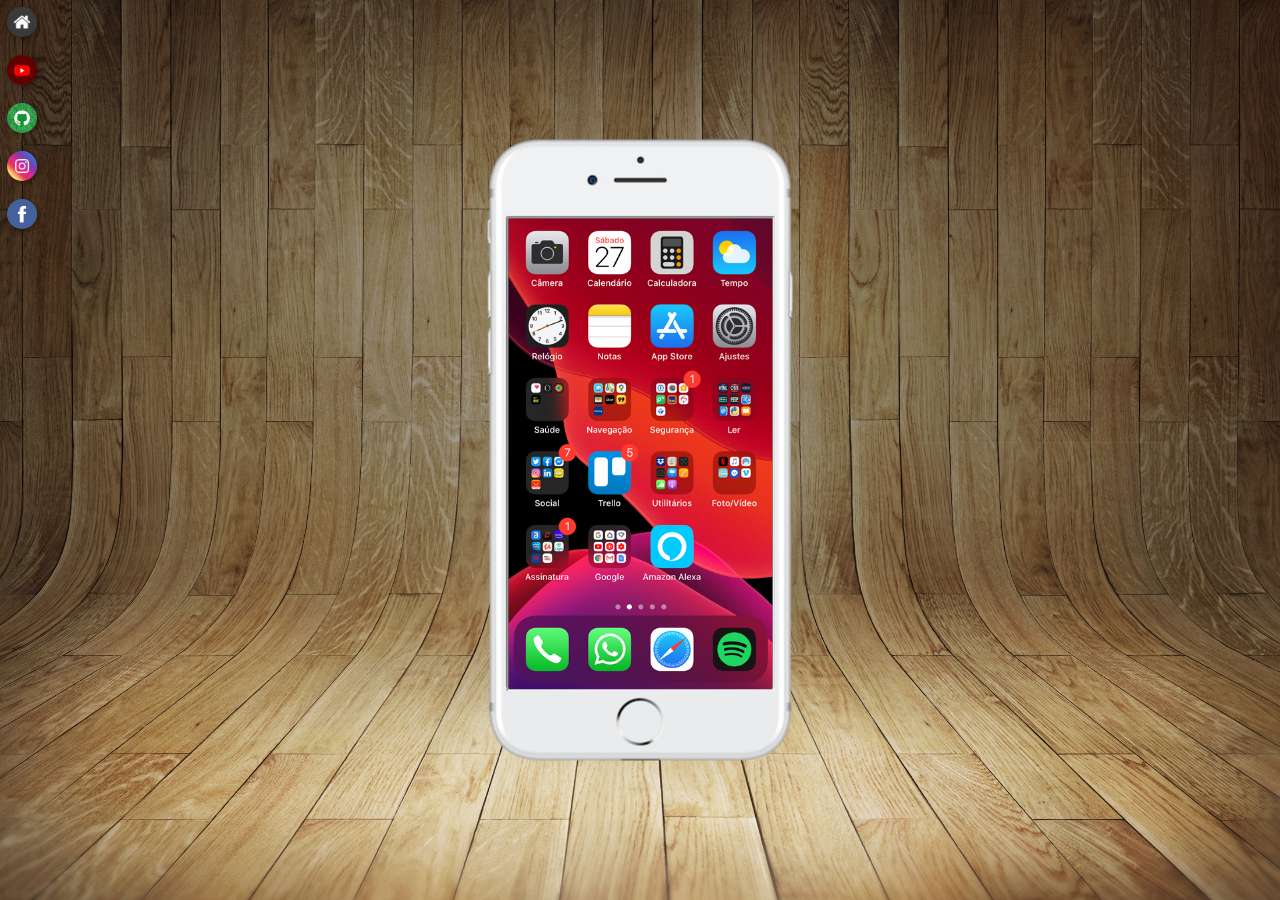
<file: index.html>
<!DOCTYPE html>
<html lang="pt-br">
<head>
    <meta charset="UTF-8">
    <meta name="viewport" content="width=device-width, initial-scale=1.0">
    <title>Projeto Redes Sociais</title>
    <link rel="shortcut icon" href="favicon.ico" type="image/x-icon">
    <link rel="stylesheet" href="estilos/style.css">
</head>
<body>
    <main>
        <section id="telefone">
            <iframe src="home.html" name="tela" id="tela">
                Seu navegador não é compatível com o conteúdo.
            </iframe>

        </section>
        <section id="redes-sociais">
            <a href="home.html" target="tela"> <img src="imagens/logo-home.jpg" alt="Home"></a><br>
            <a href="youtube.html" target="tela"> <img src="imagens/logo-youtube.jpg" alt="YouTube"></a> <br>
            <a href="github.html" target="tela"> <img src="imagens/logo-github.jpg" alt="GitHub"></a> <br>
            <a href="instagram.html" target="tela"> <img src="imagens/logo-instagram.jpg" alt="Instagram"></a> <br>
            <a href="facebook.html" target="tela"> <img src="imagens/logo-facebook.jpg" alt="Facebook"></a><br>
        </section>
    </main>
    
</body>
</html>
</file>
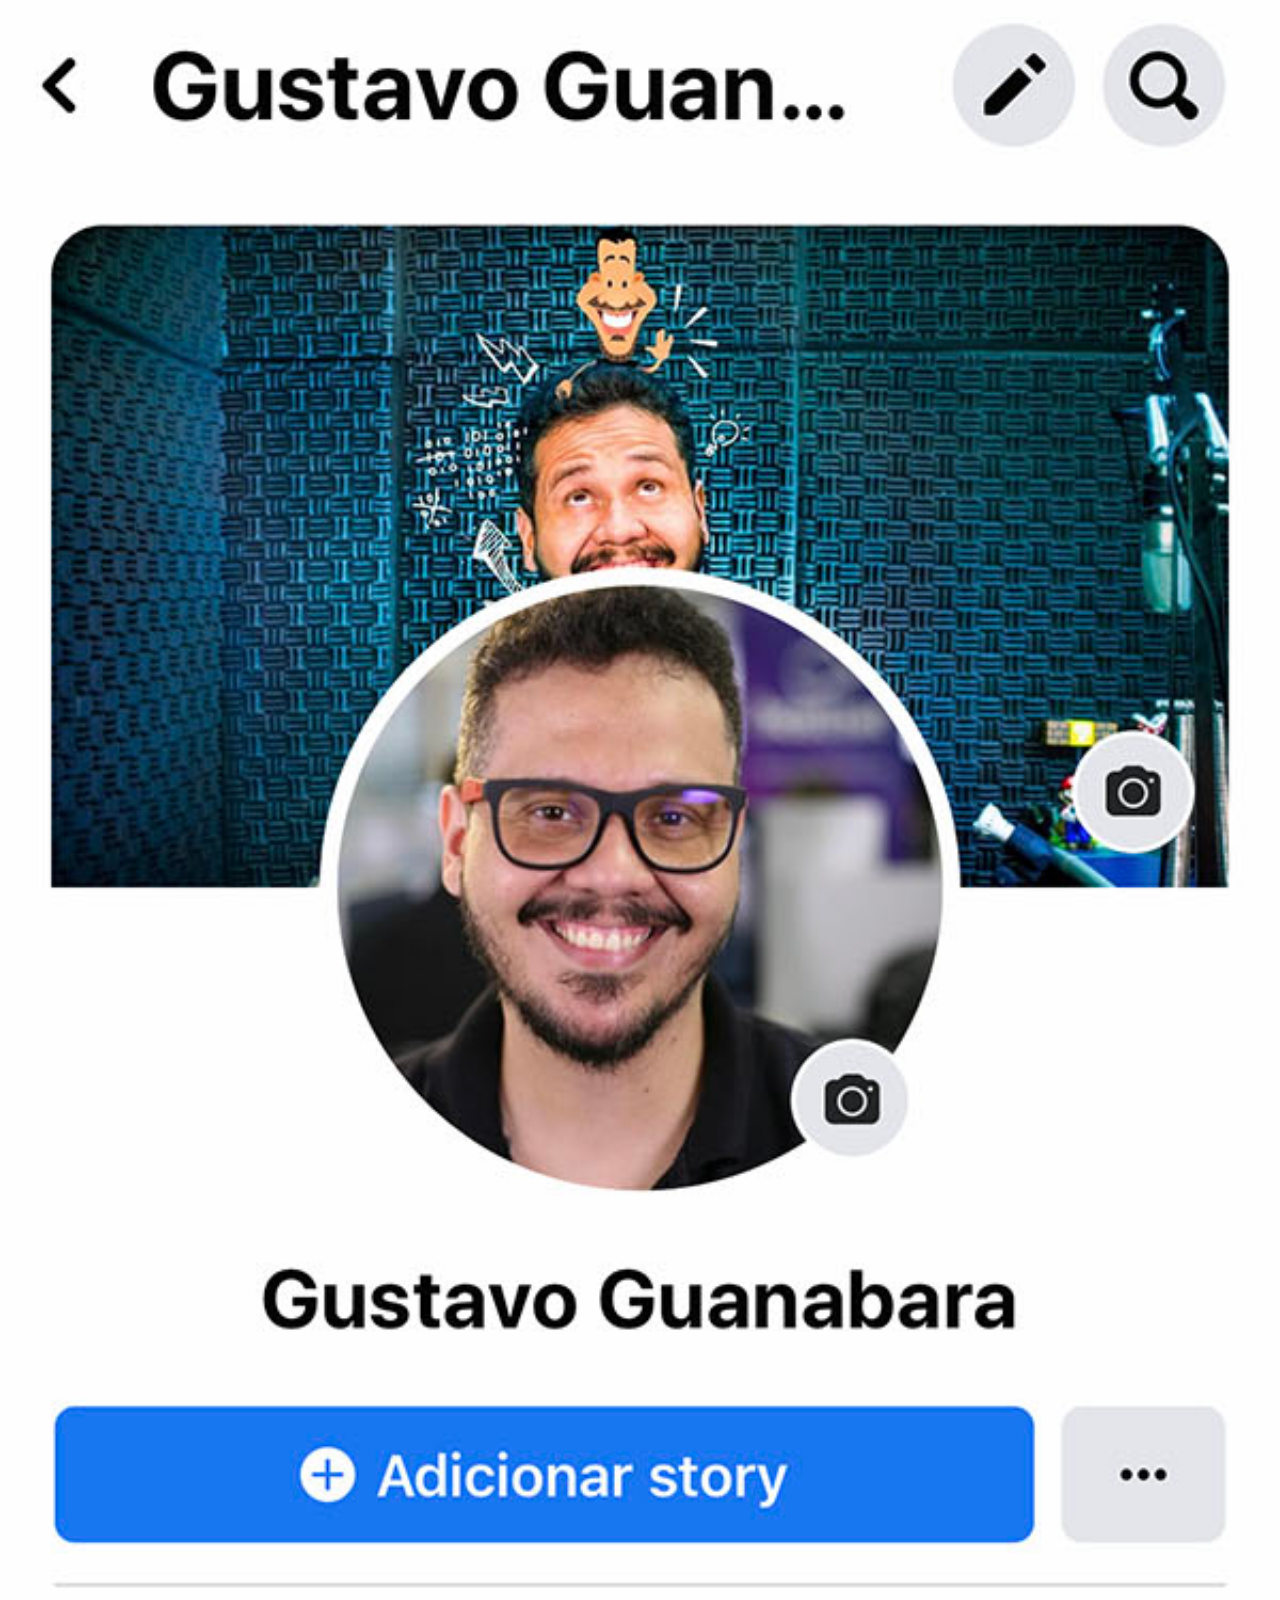
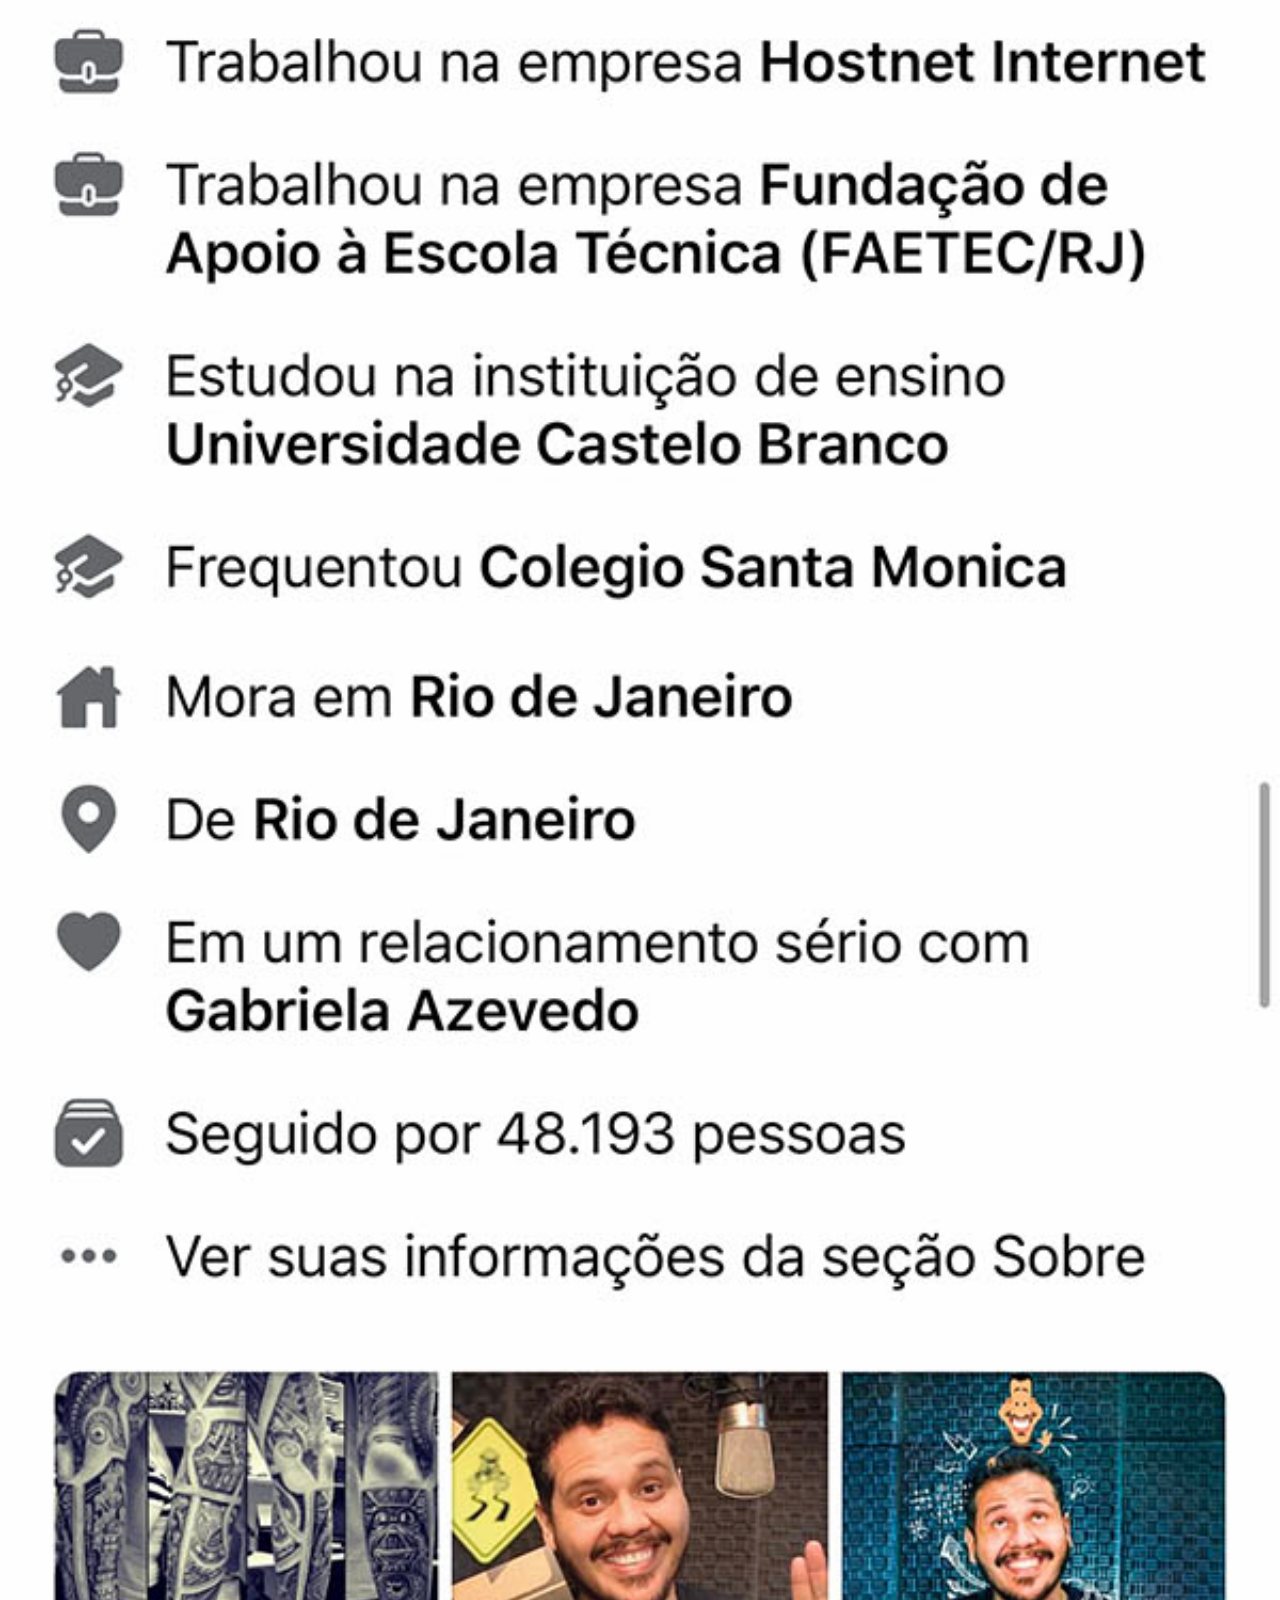
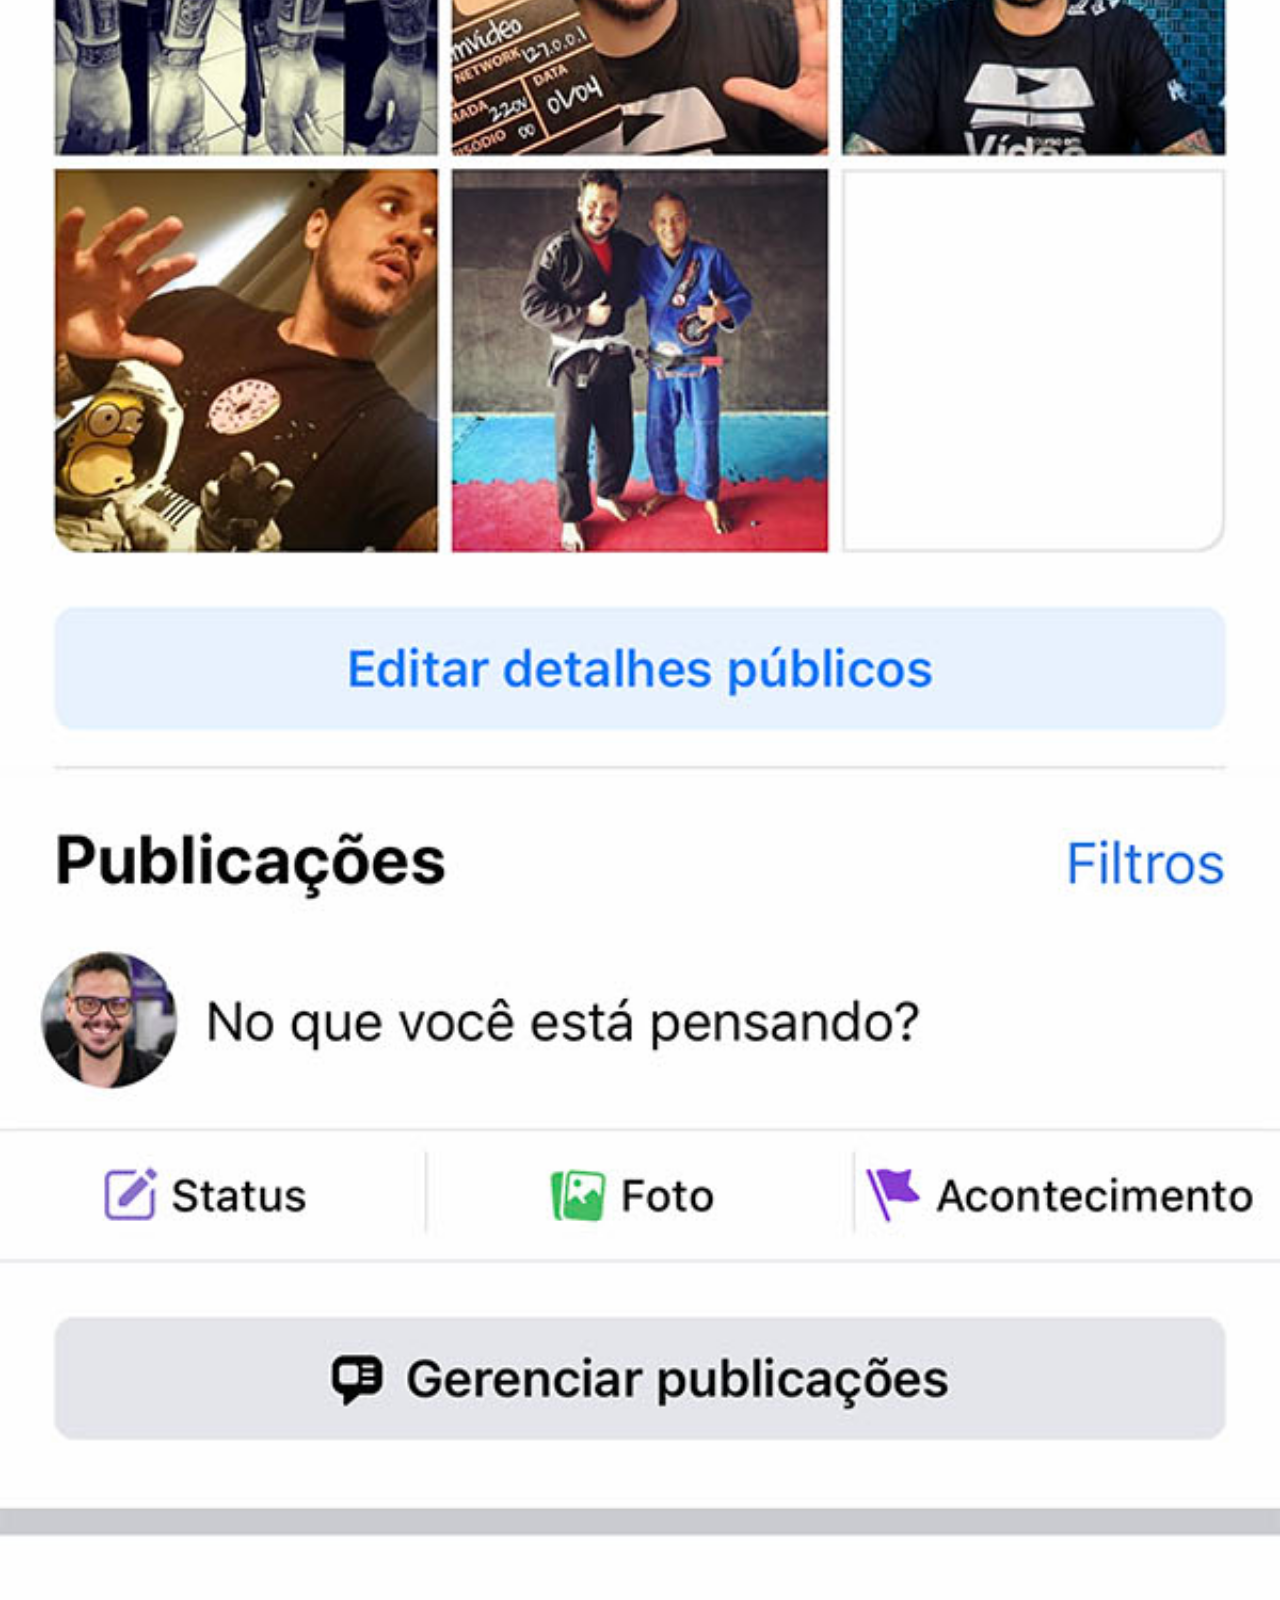
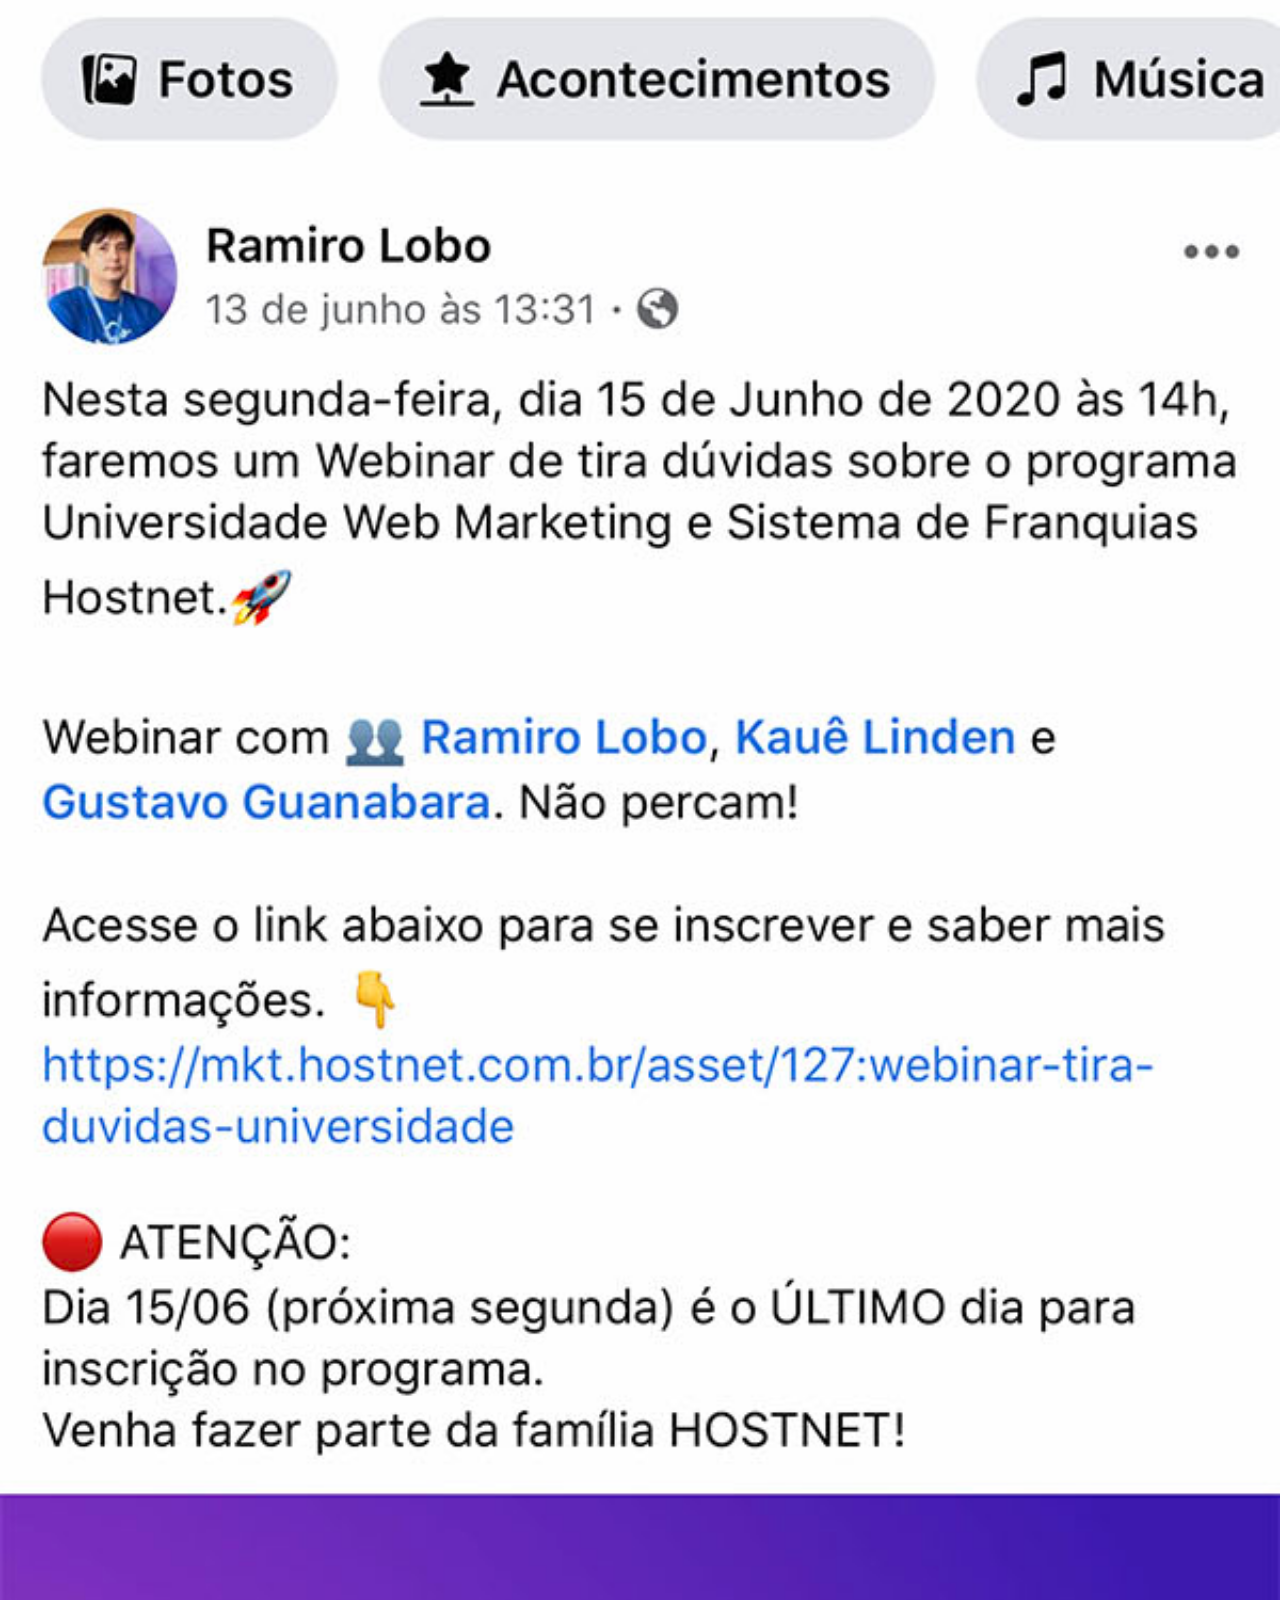
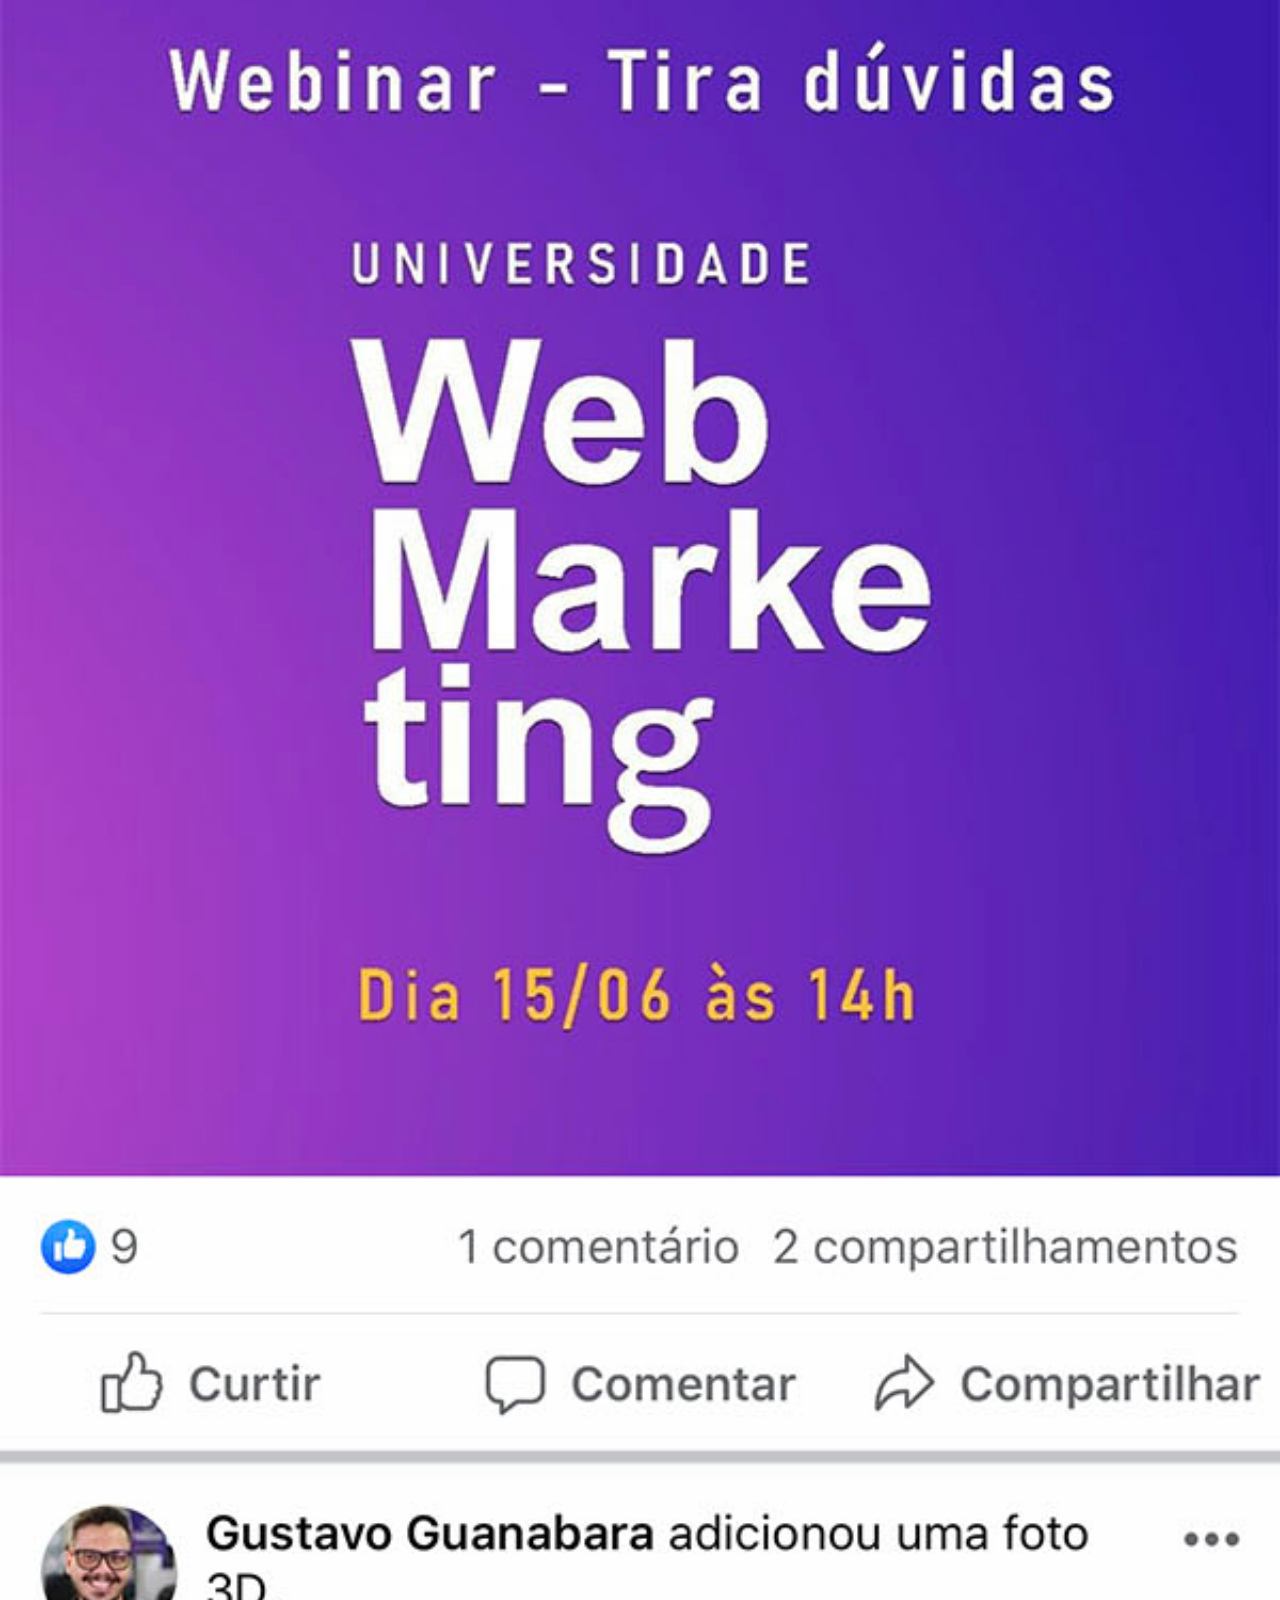
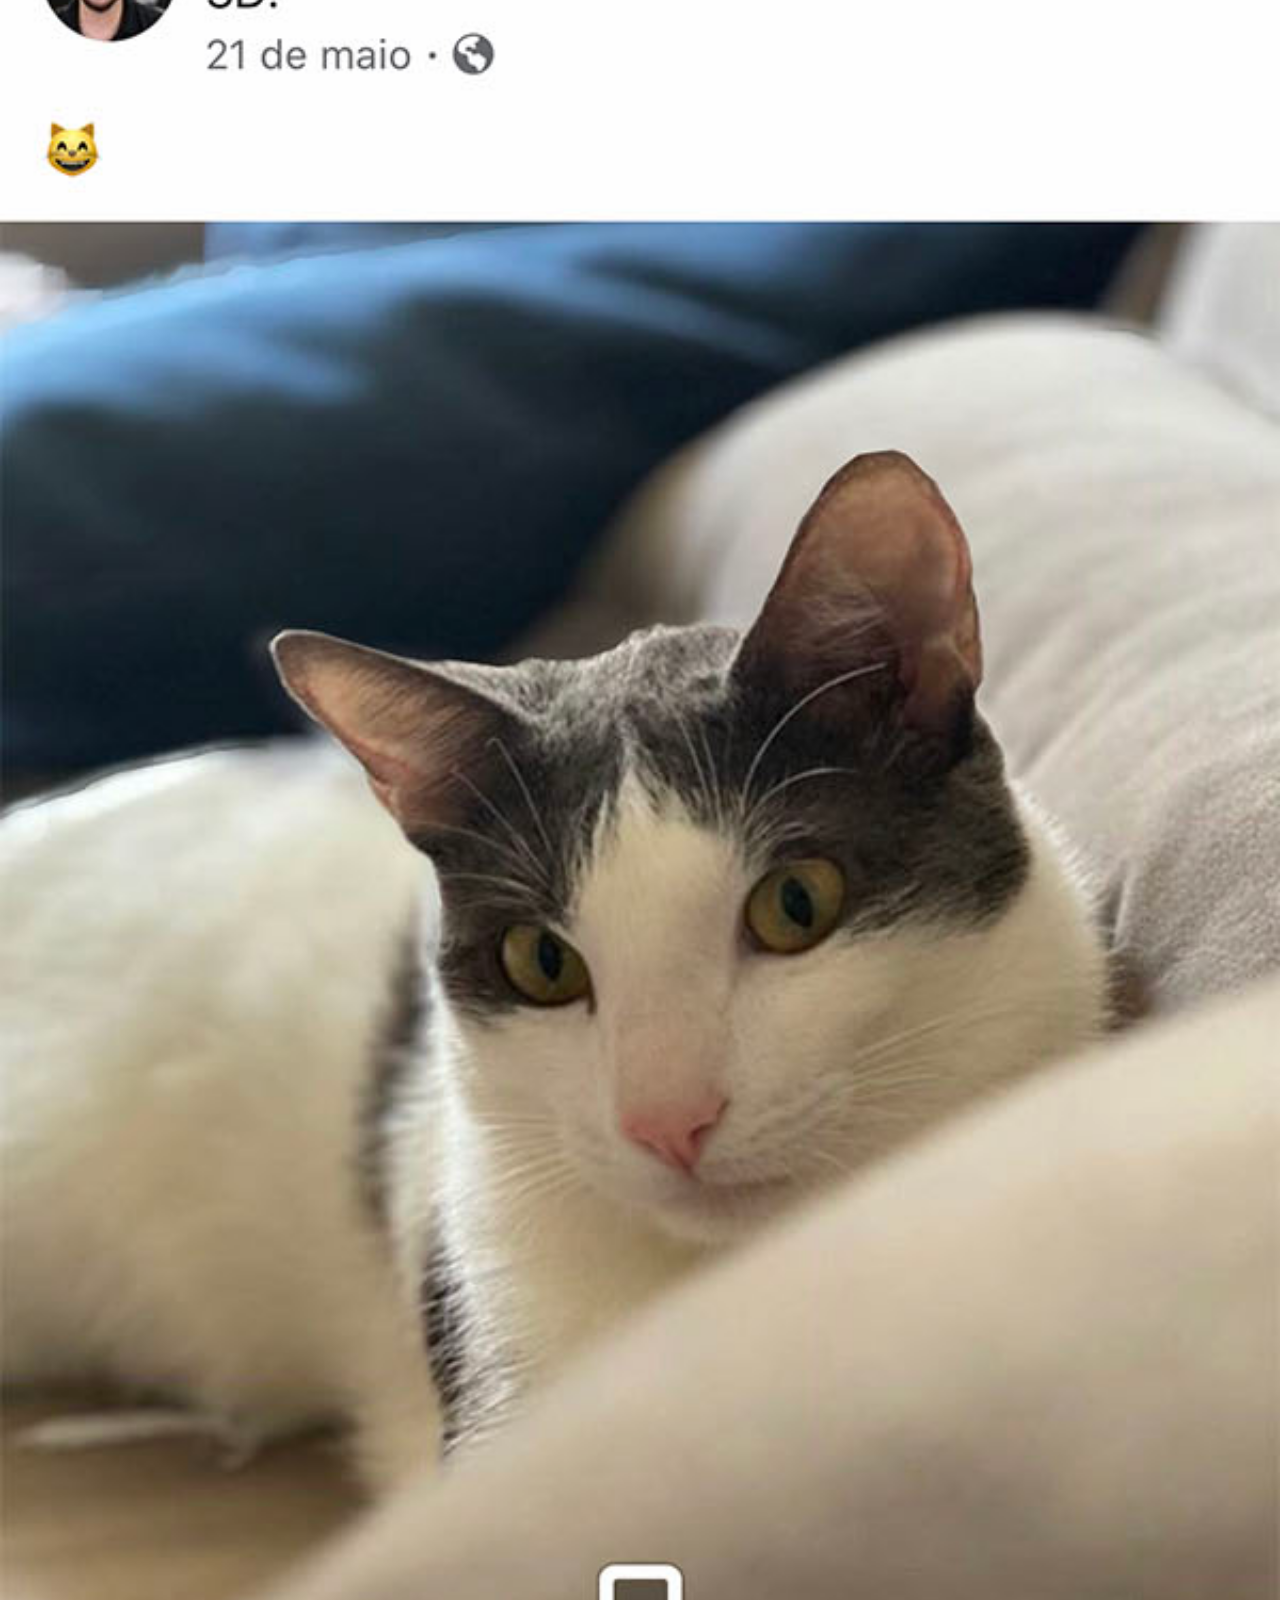
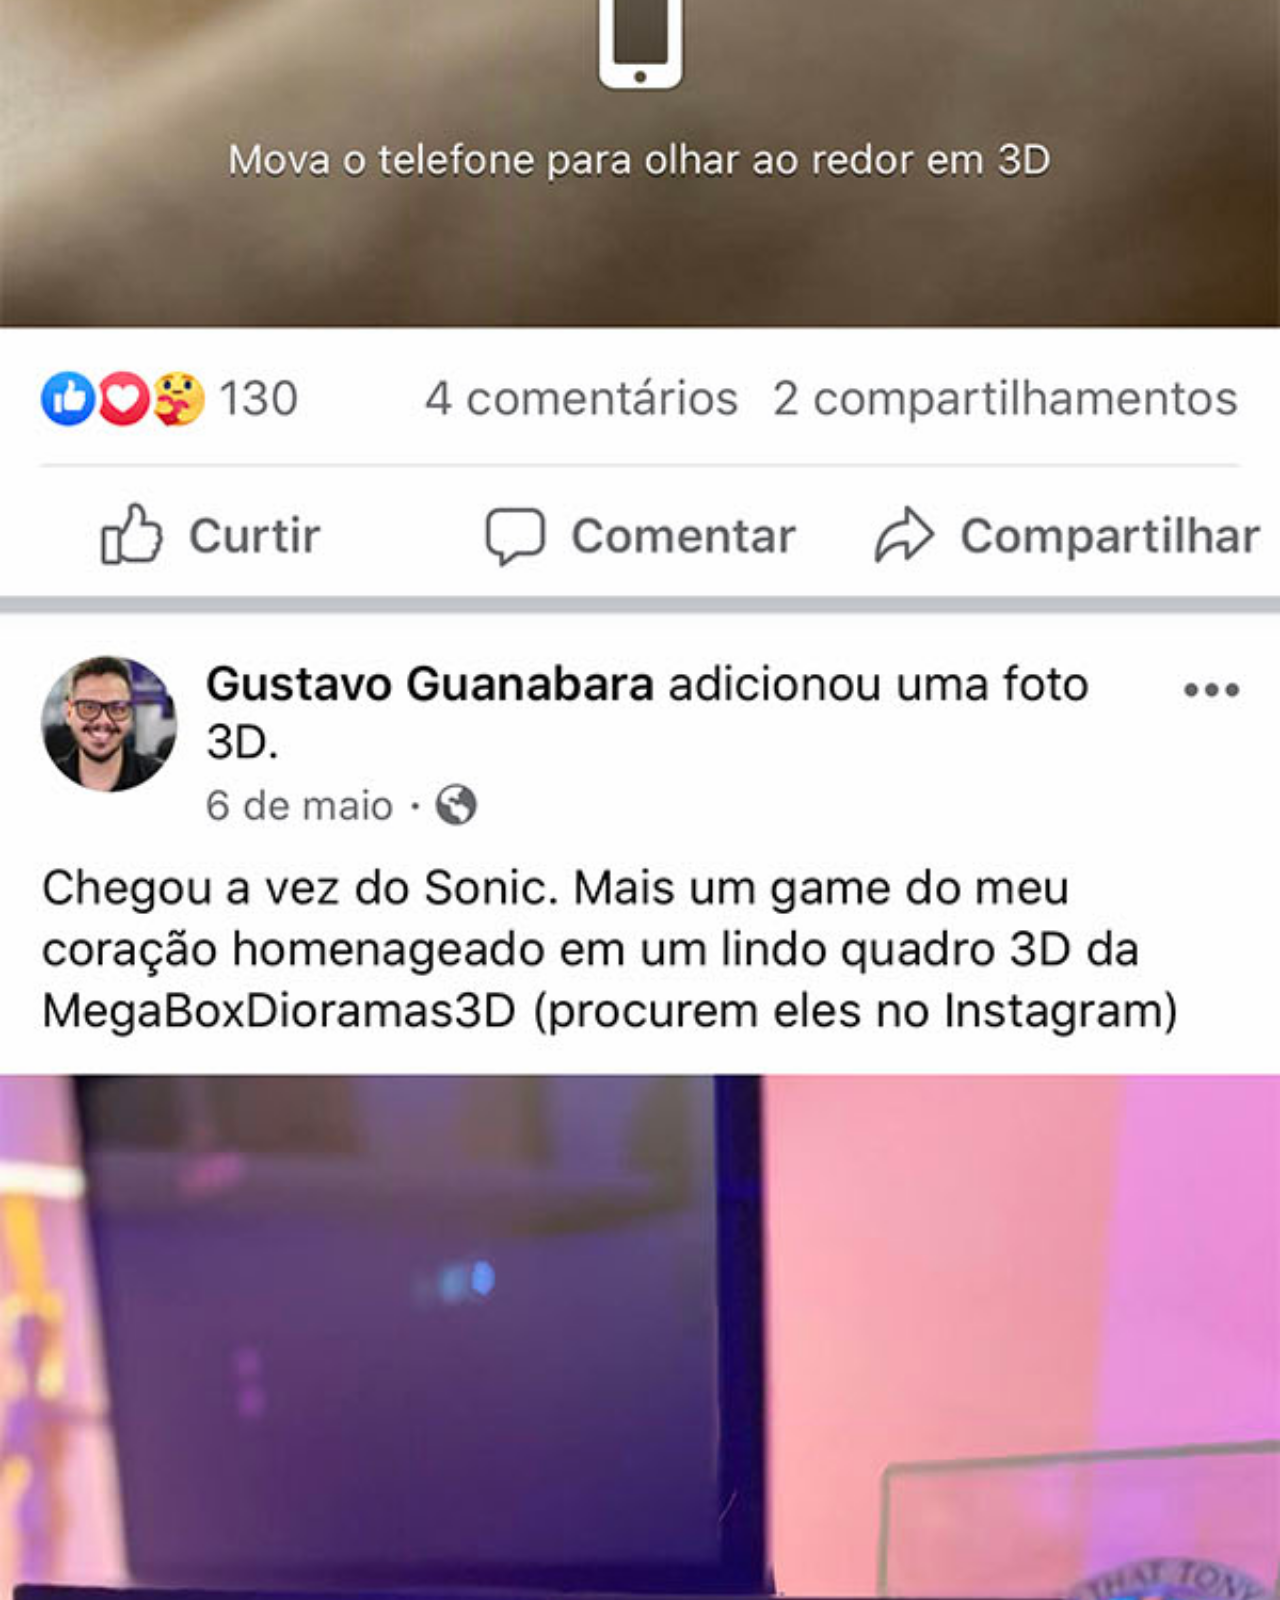
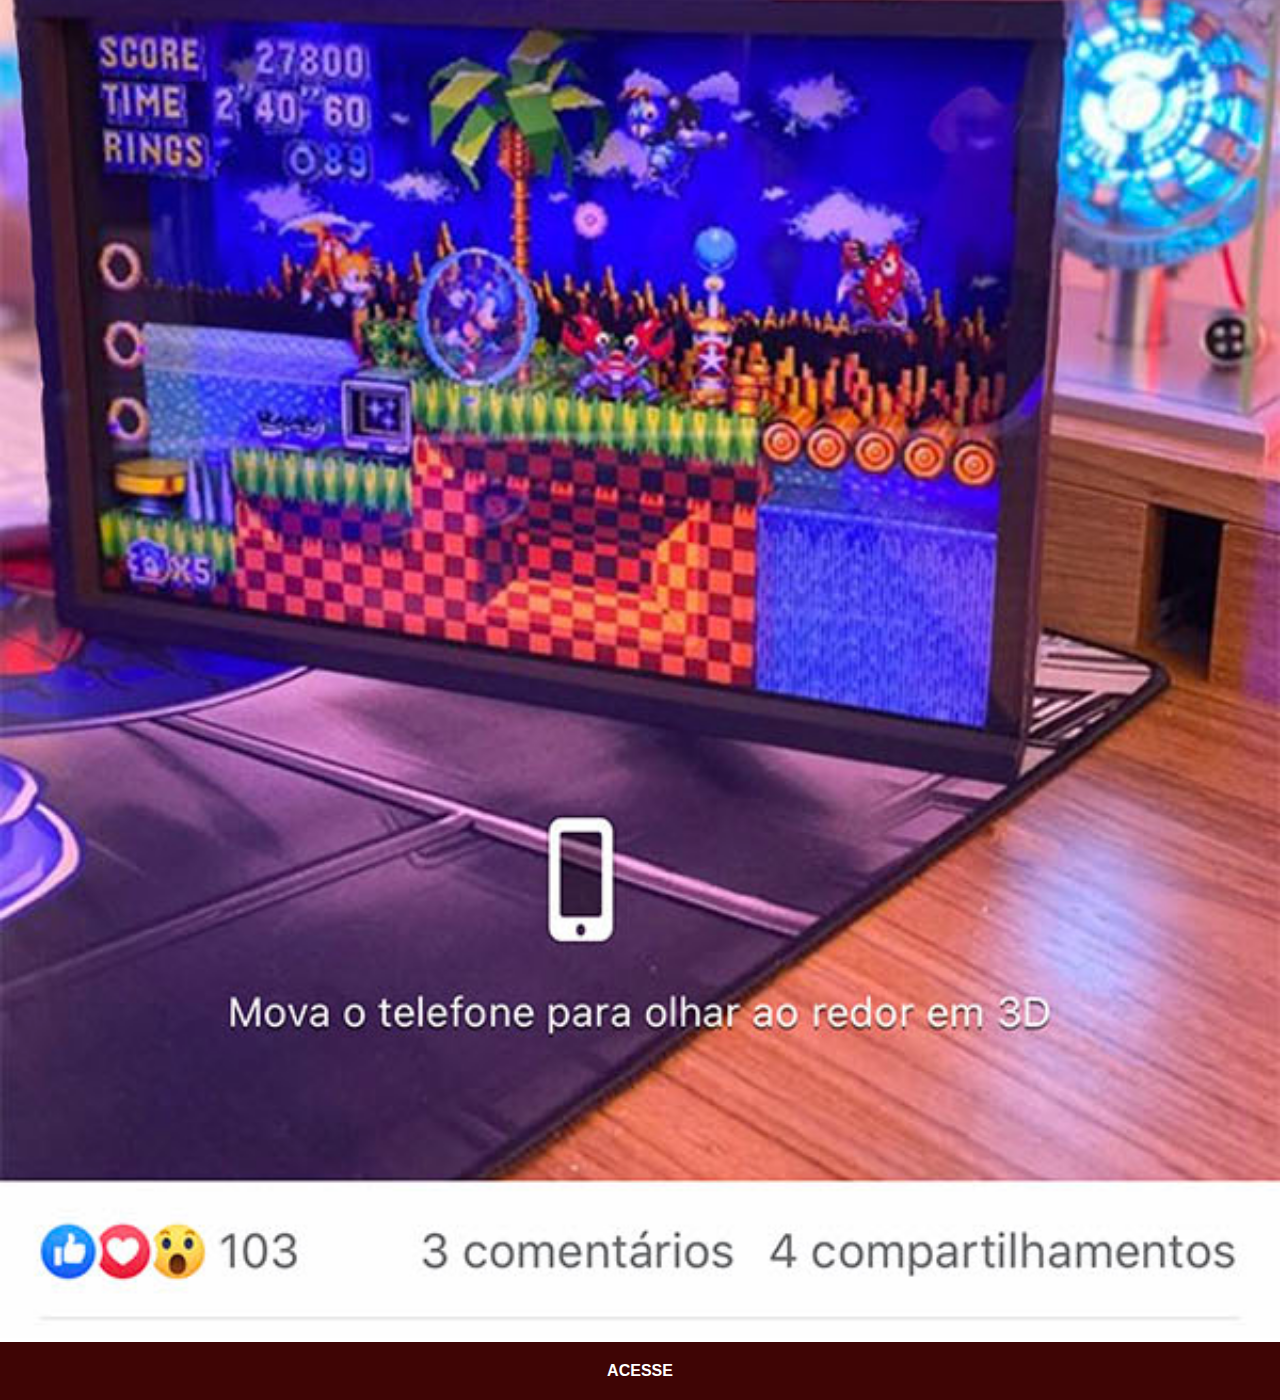
<file: facebook.html>
<!DOCTYPE html>
<html lang="pt-br">
<head>
    <meta charset="UTF-8">
    <meta name="viewport" content="width=device-width, initial-scale=1.0">
    <title>Facebook</title>
    <link rel="stylesheet" href="estilos/social.css">
</head>
<body>
    <img src="imagens/tela-facebook.jpg" alt="Facebook">
    <a href="https://www.facebook.com/gustavoguanabara" target="_blank">ACESSE</a>
    
</body>
</html>
</file>
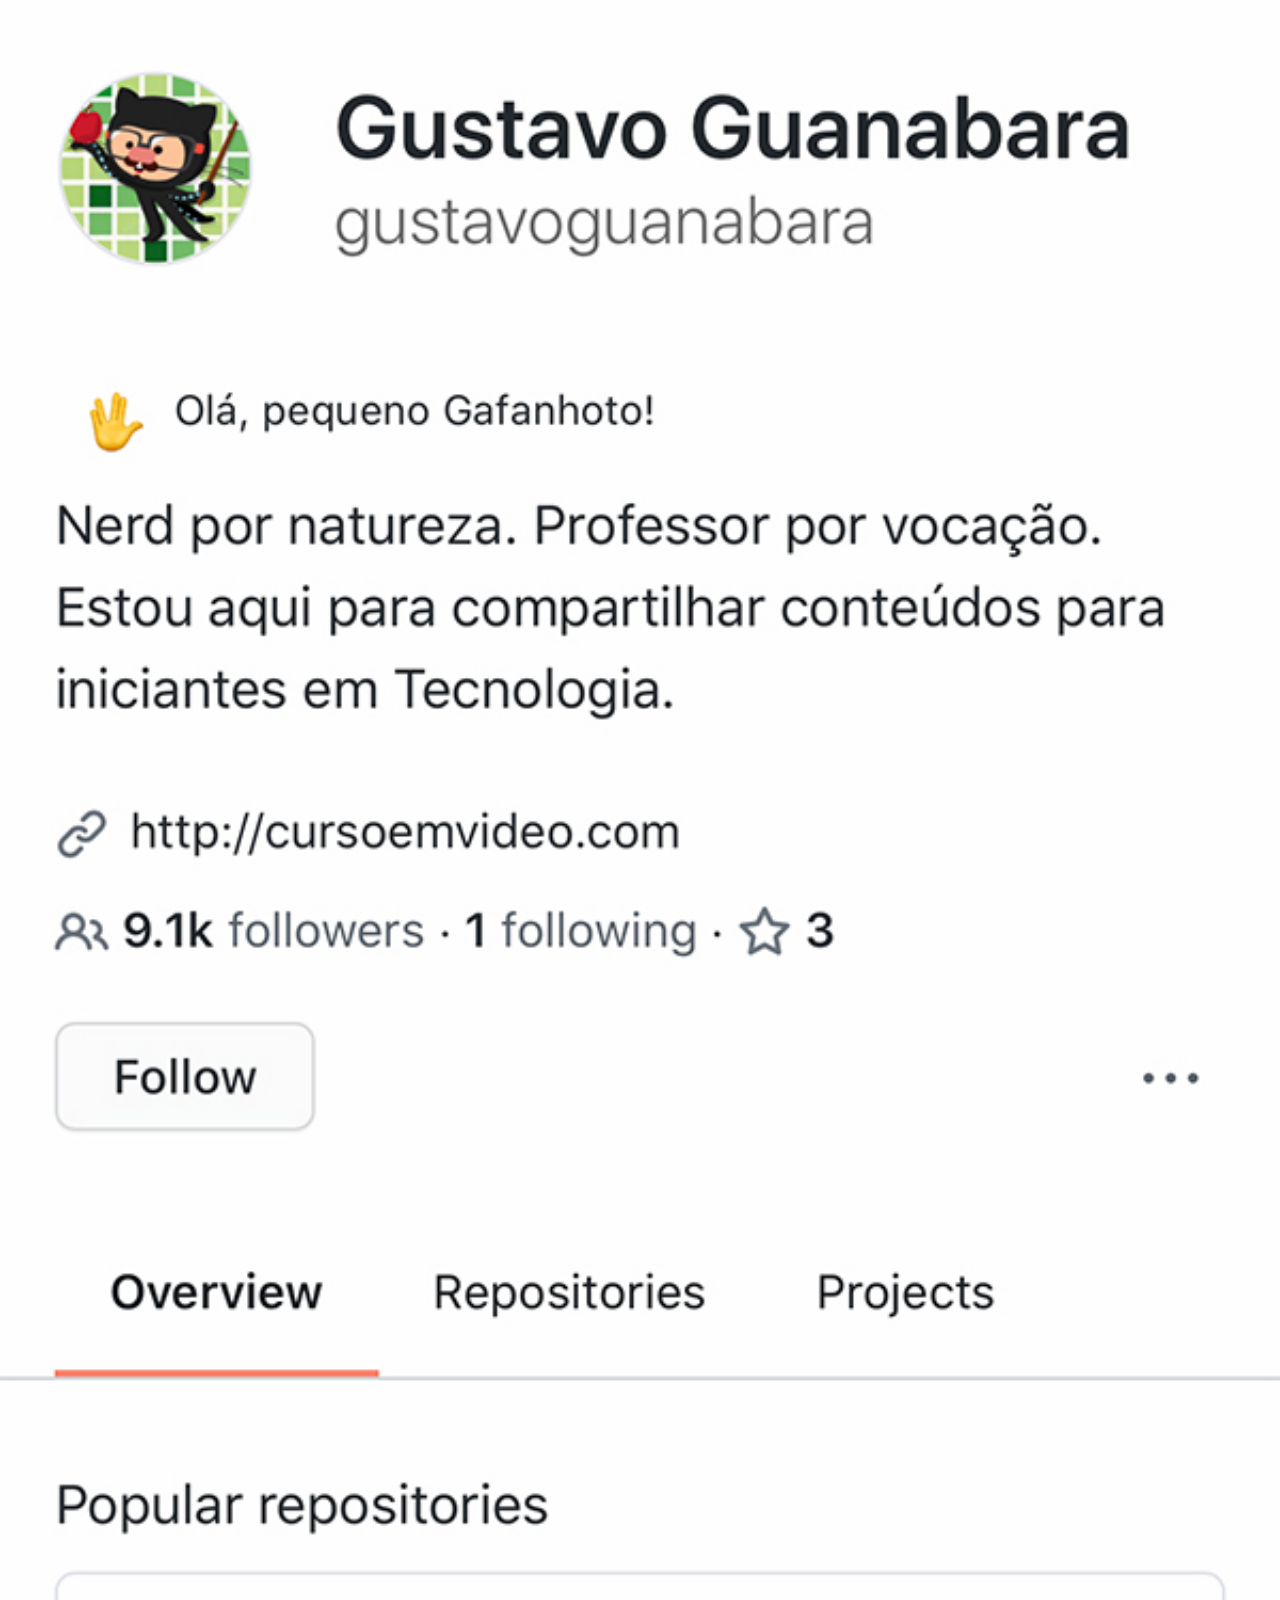
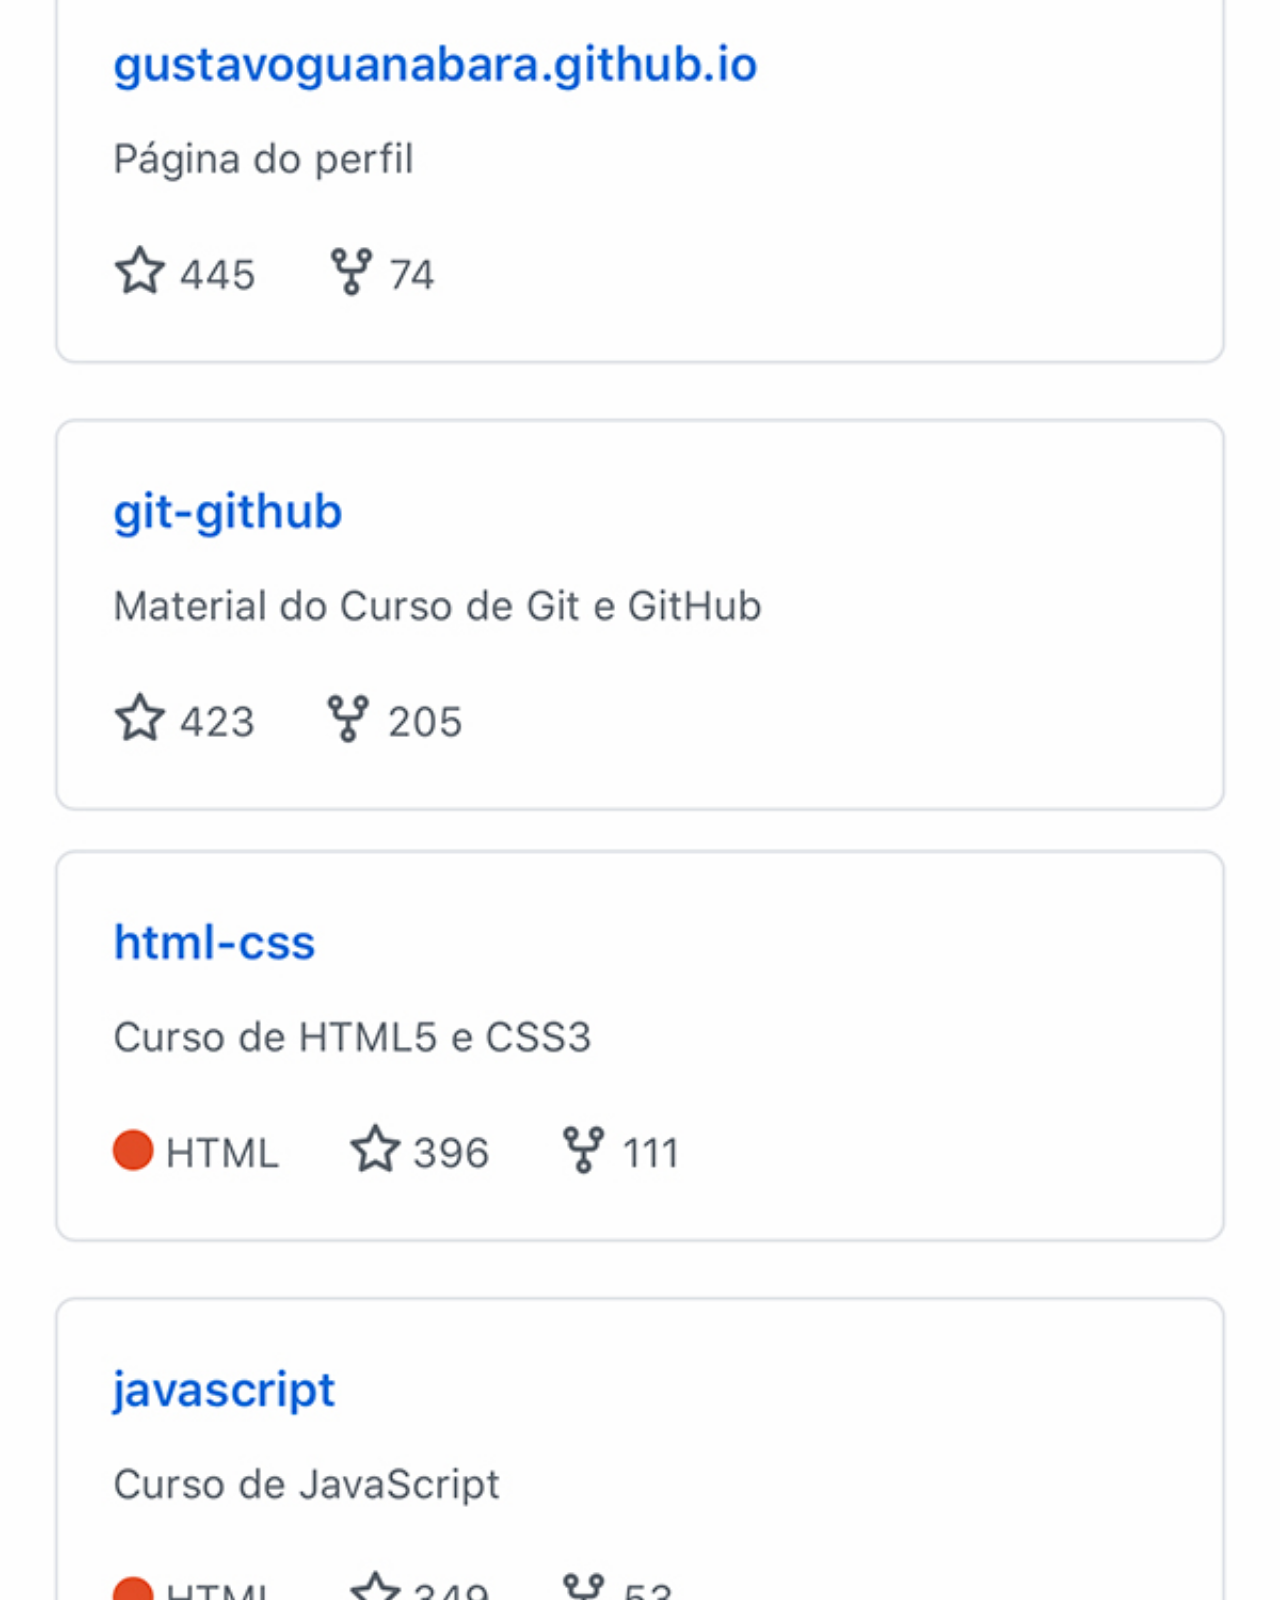
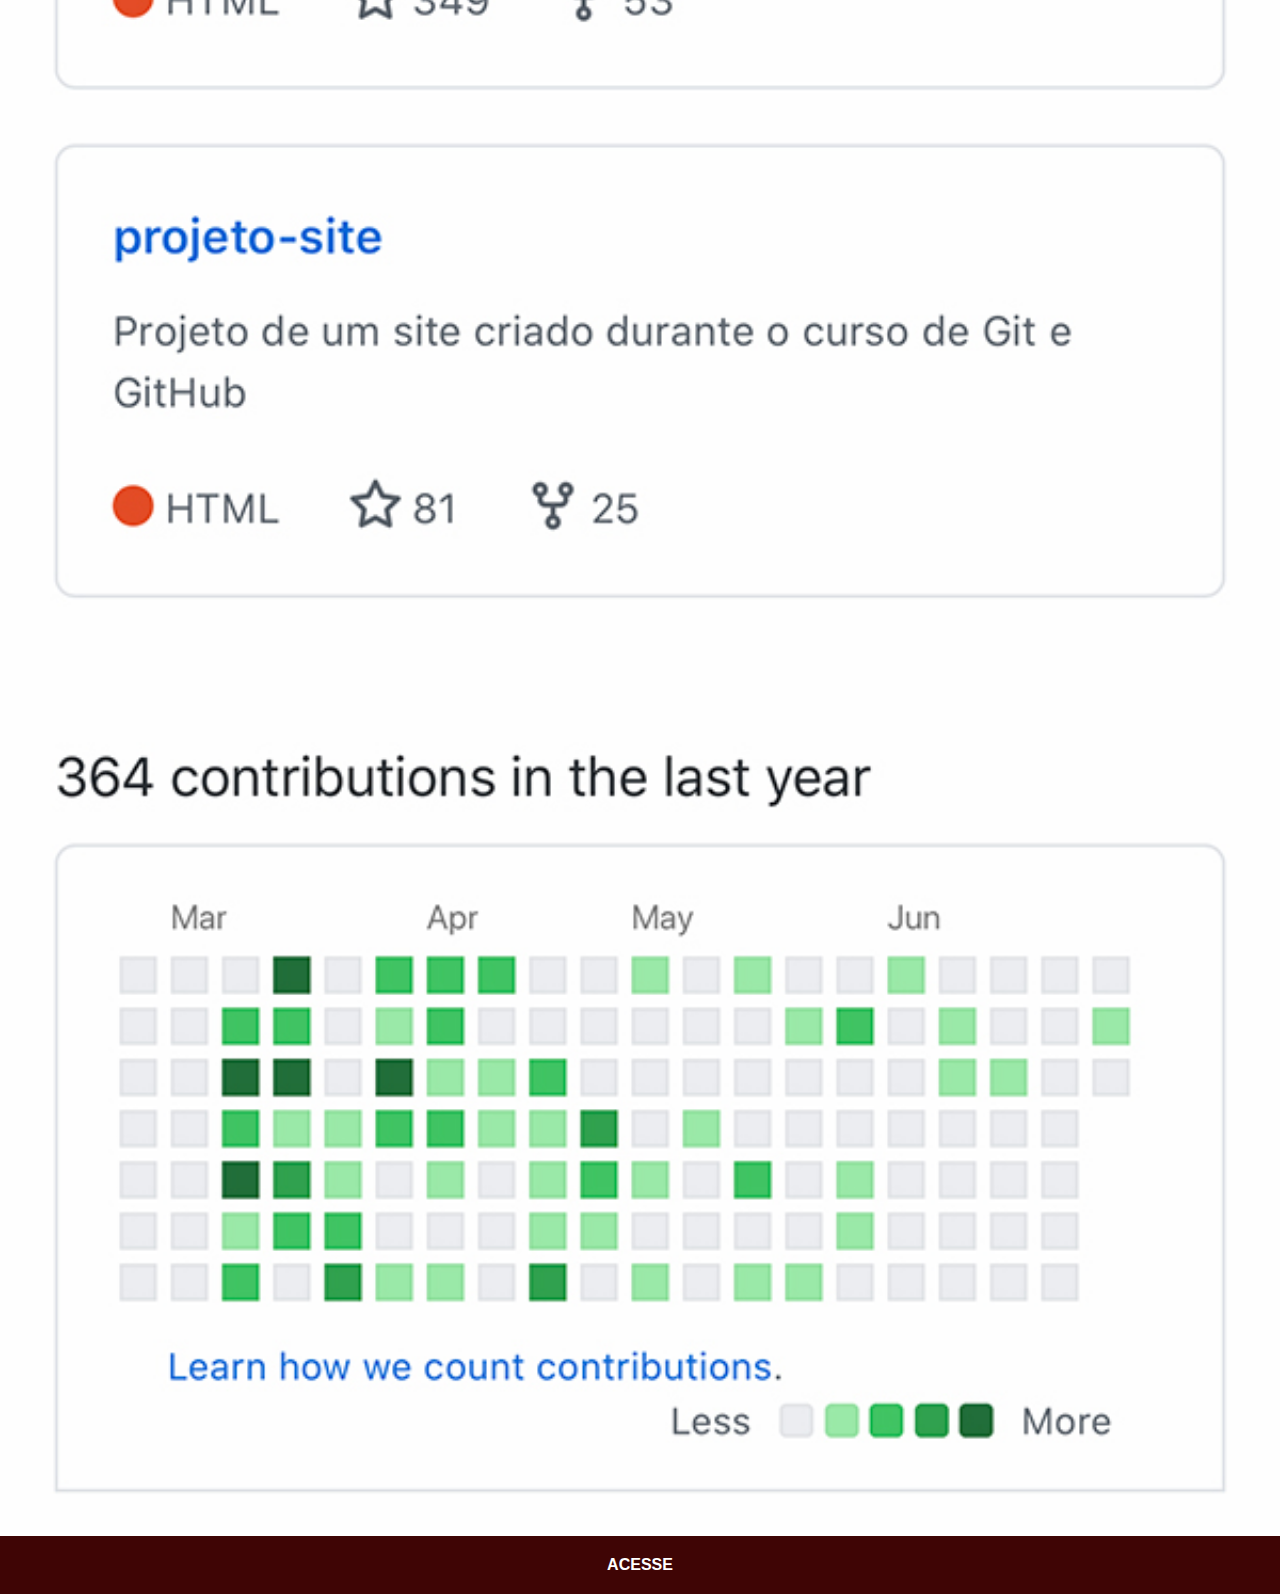
<file: github.html>
<!DOCTYPE html>
<html lang="pt-br">
<head>
    <meta charset="UTF-8">
    <meta name="viewport" content="width=device-width, initial-scale=1.0">
    <title>GitHub</title>
    <link rel="stylesheet" href="estilos/social.css">
</head>
<body>
    <img src="imagens/tela-github.jpg" alt="Github">
    <a href="https://www.github.com/gustavoguanabara" target="_blank">ACESSE</a>
    
</body>
</html>
</file>
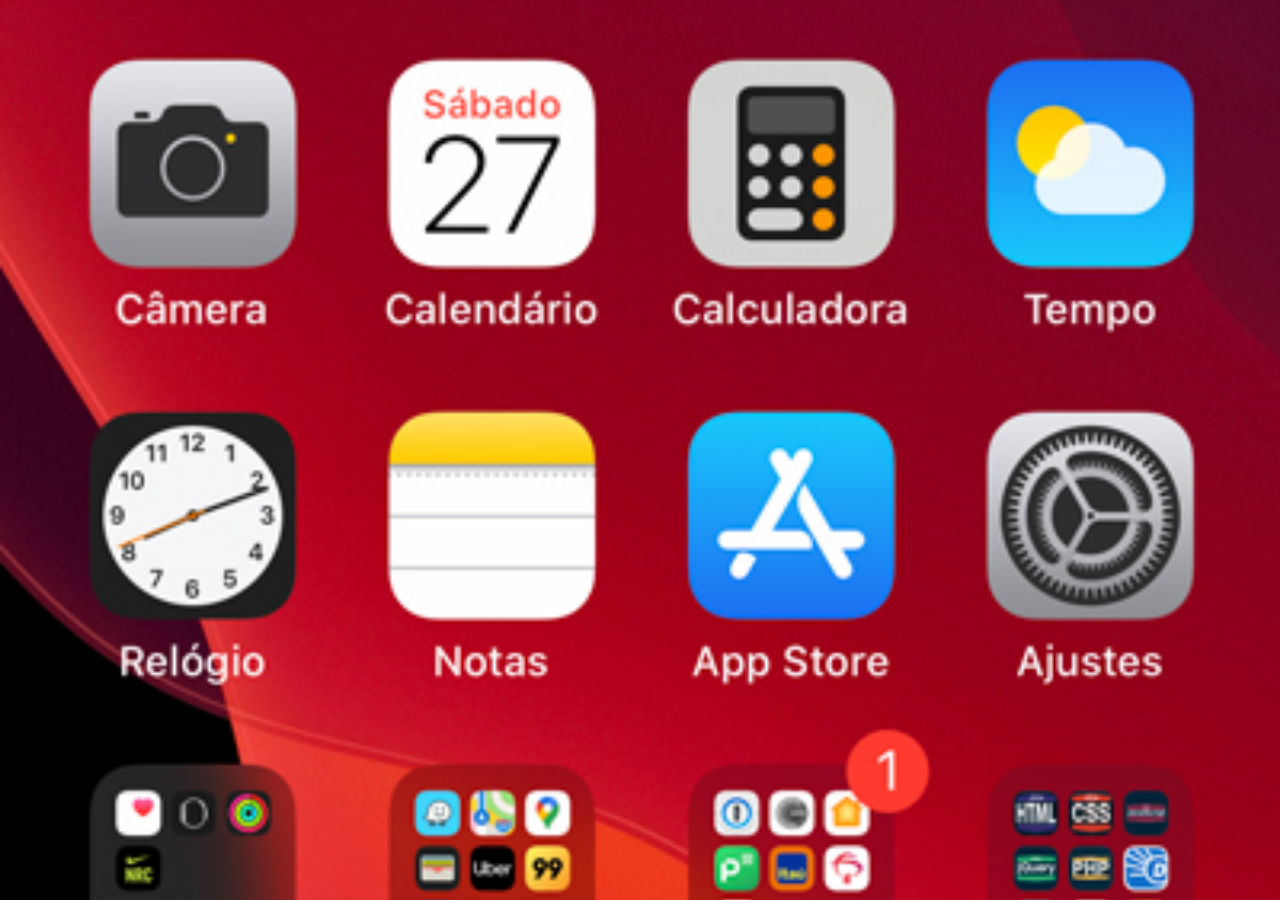
<file: home.html>
<!DOCTYPE html>
<html lang="pt-br">
<head>
    <meta charset="UTF-8">
    <meta name="viewport" content="width=device-width, initial-scale=1.0">
    <title>Home</title>
    <style>
        * {
            margin: 0px;
            padding: 0px;
        }

        body {
            width: 100vw;
            height: 100vh;
            background: url(imagens/tela-home.jpg) no-repeat top center;
            background-size: cover;
        }
    </style>
</head>
<body>
    
</body>
</html>
</file>
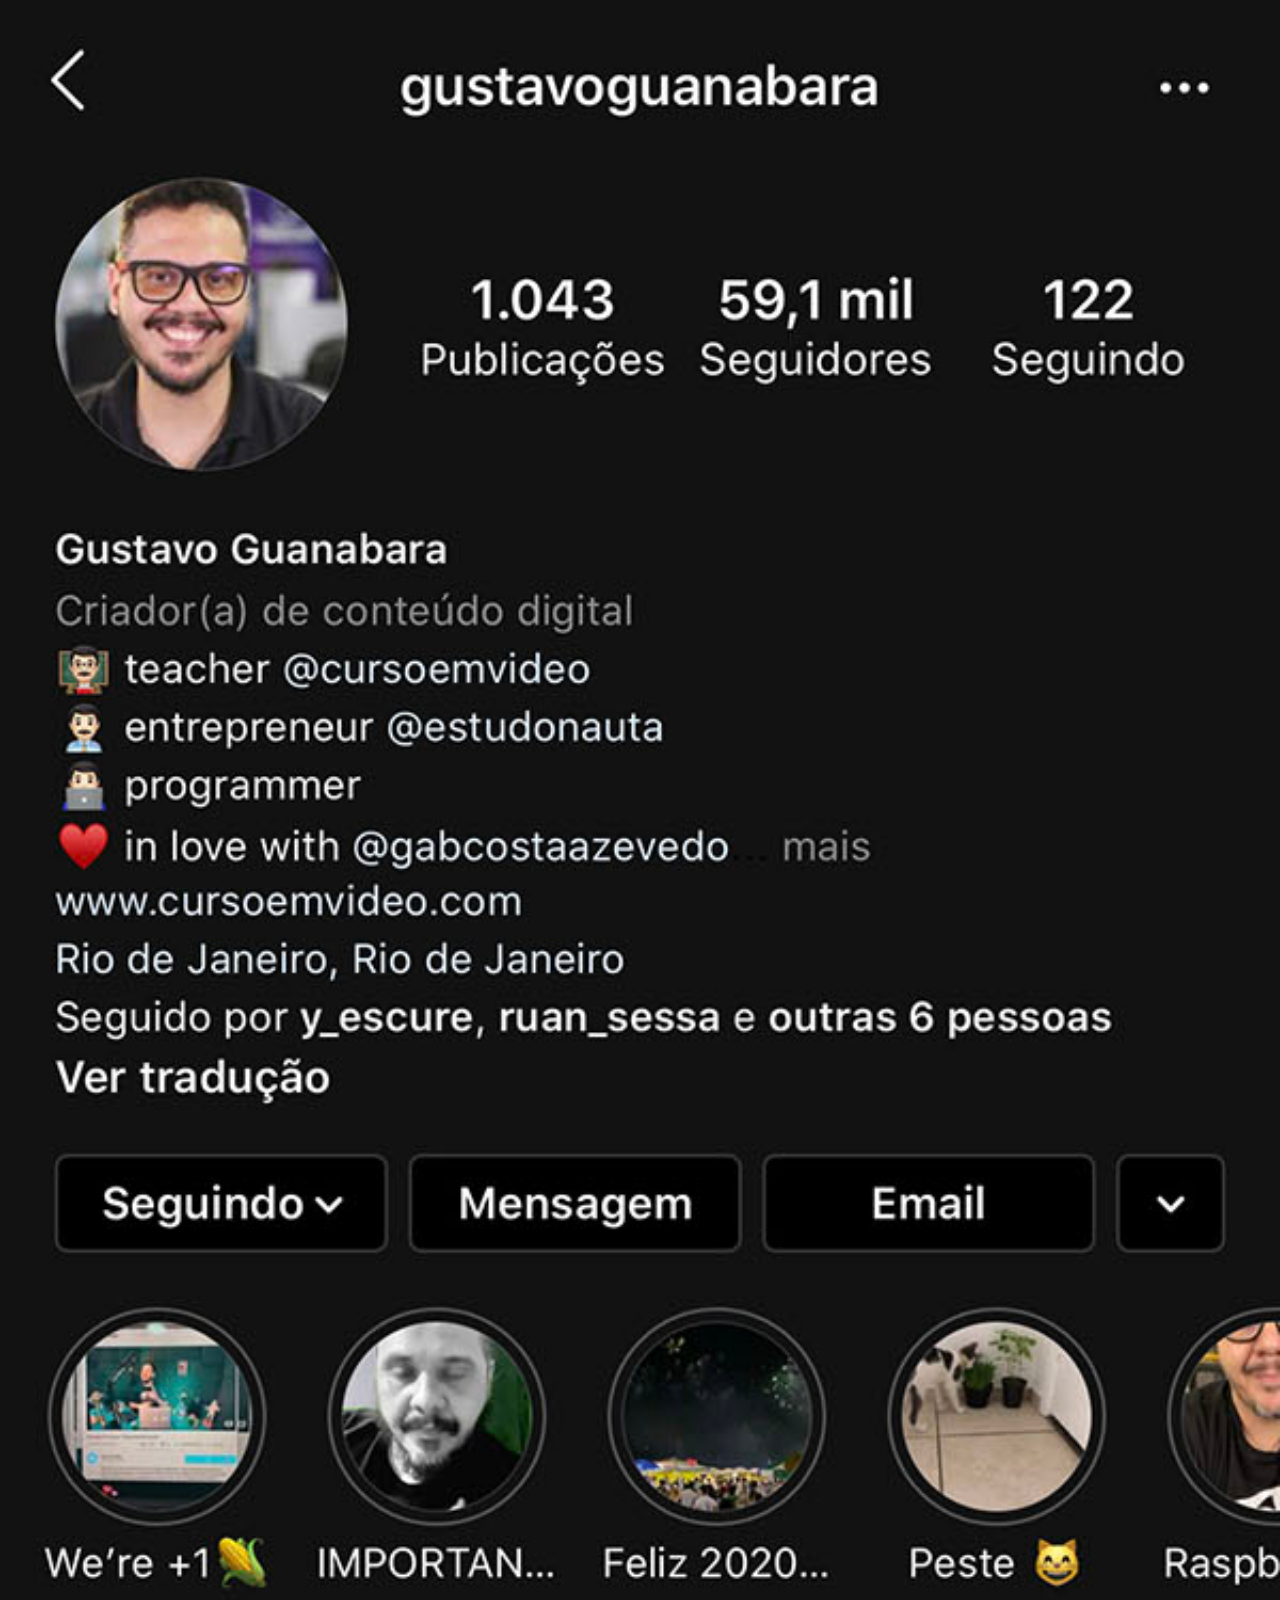
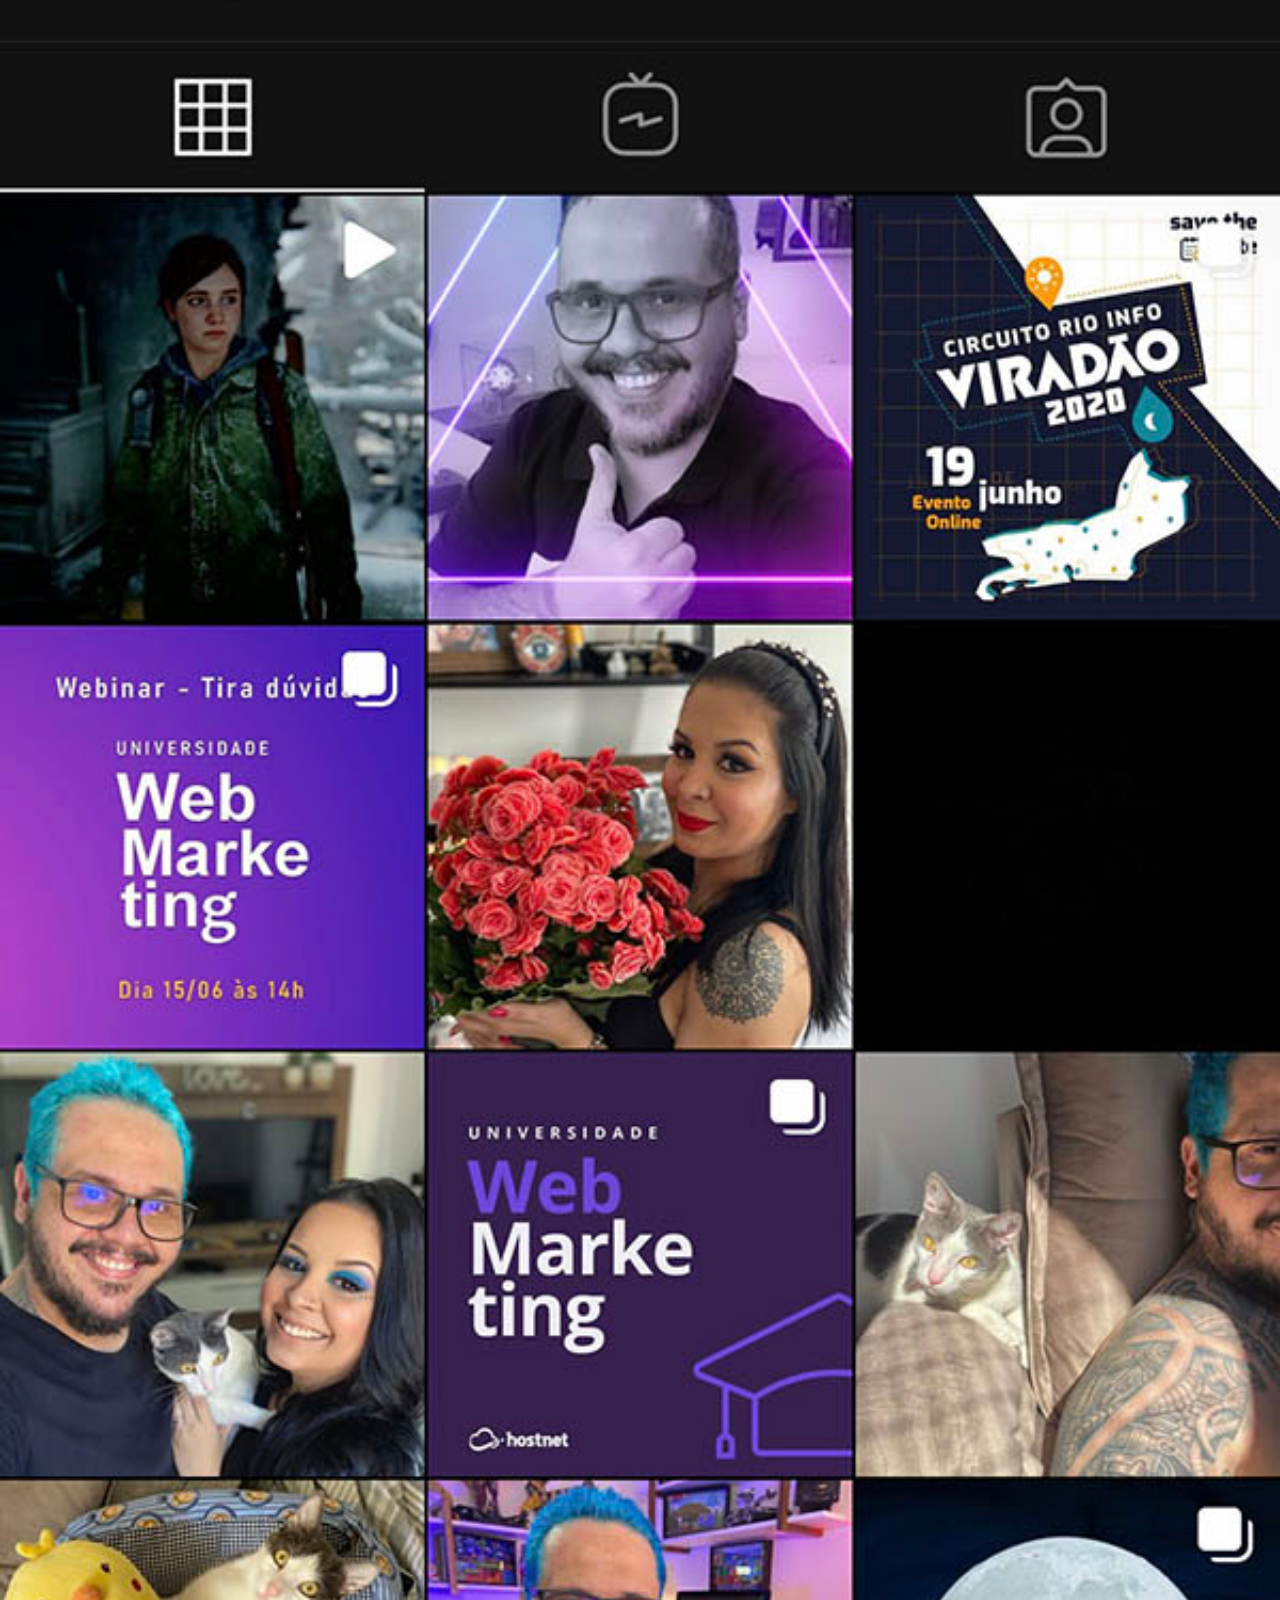
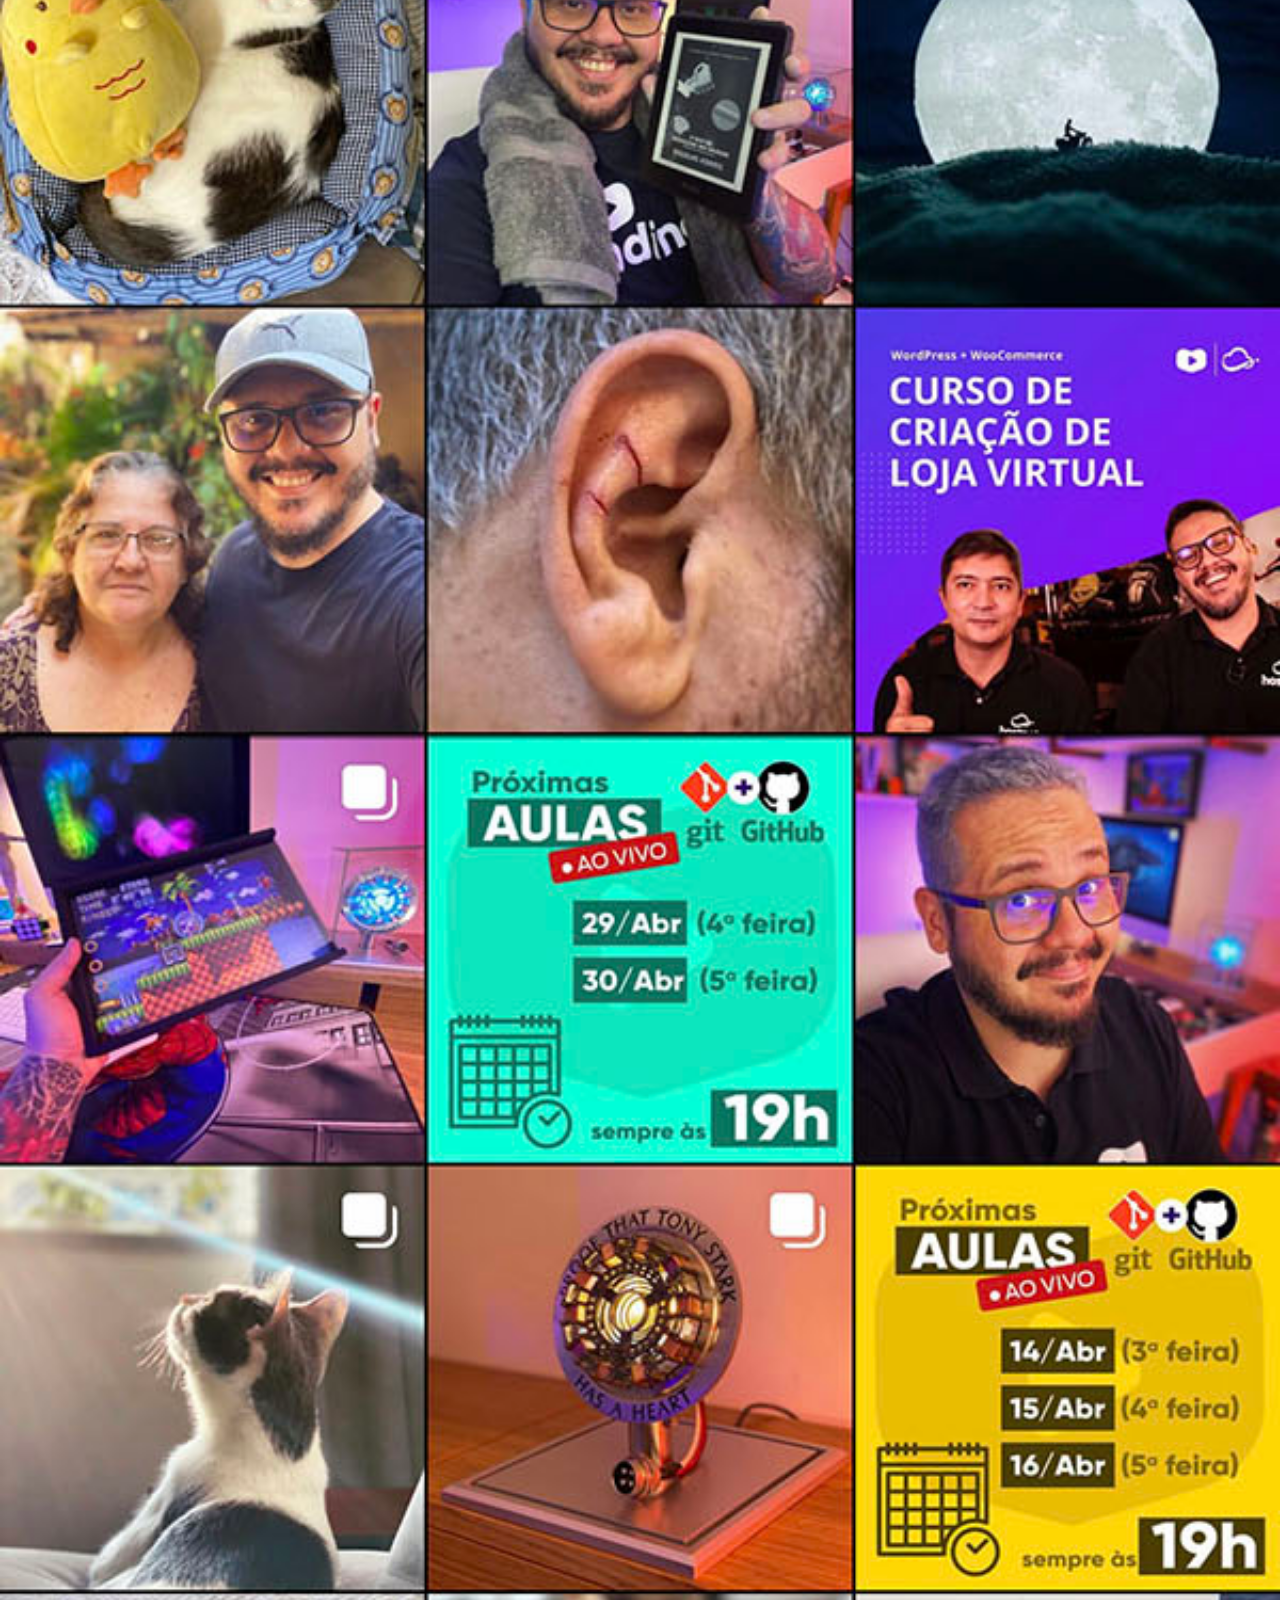
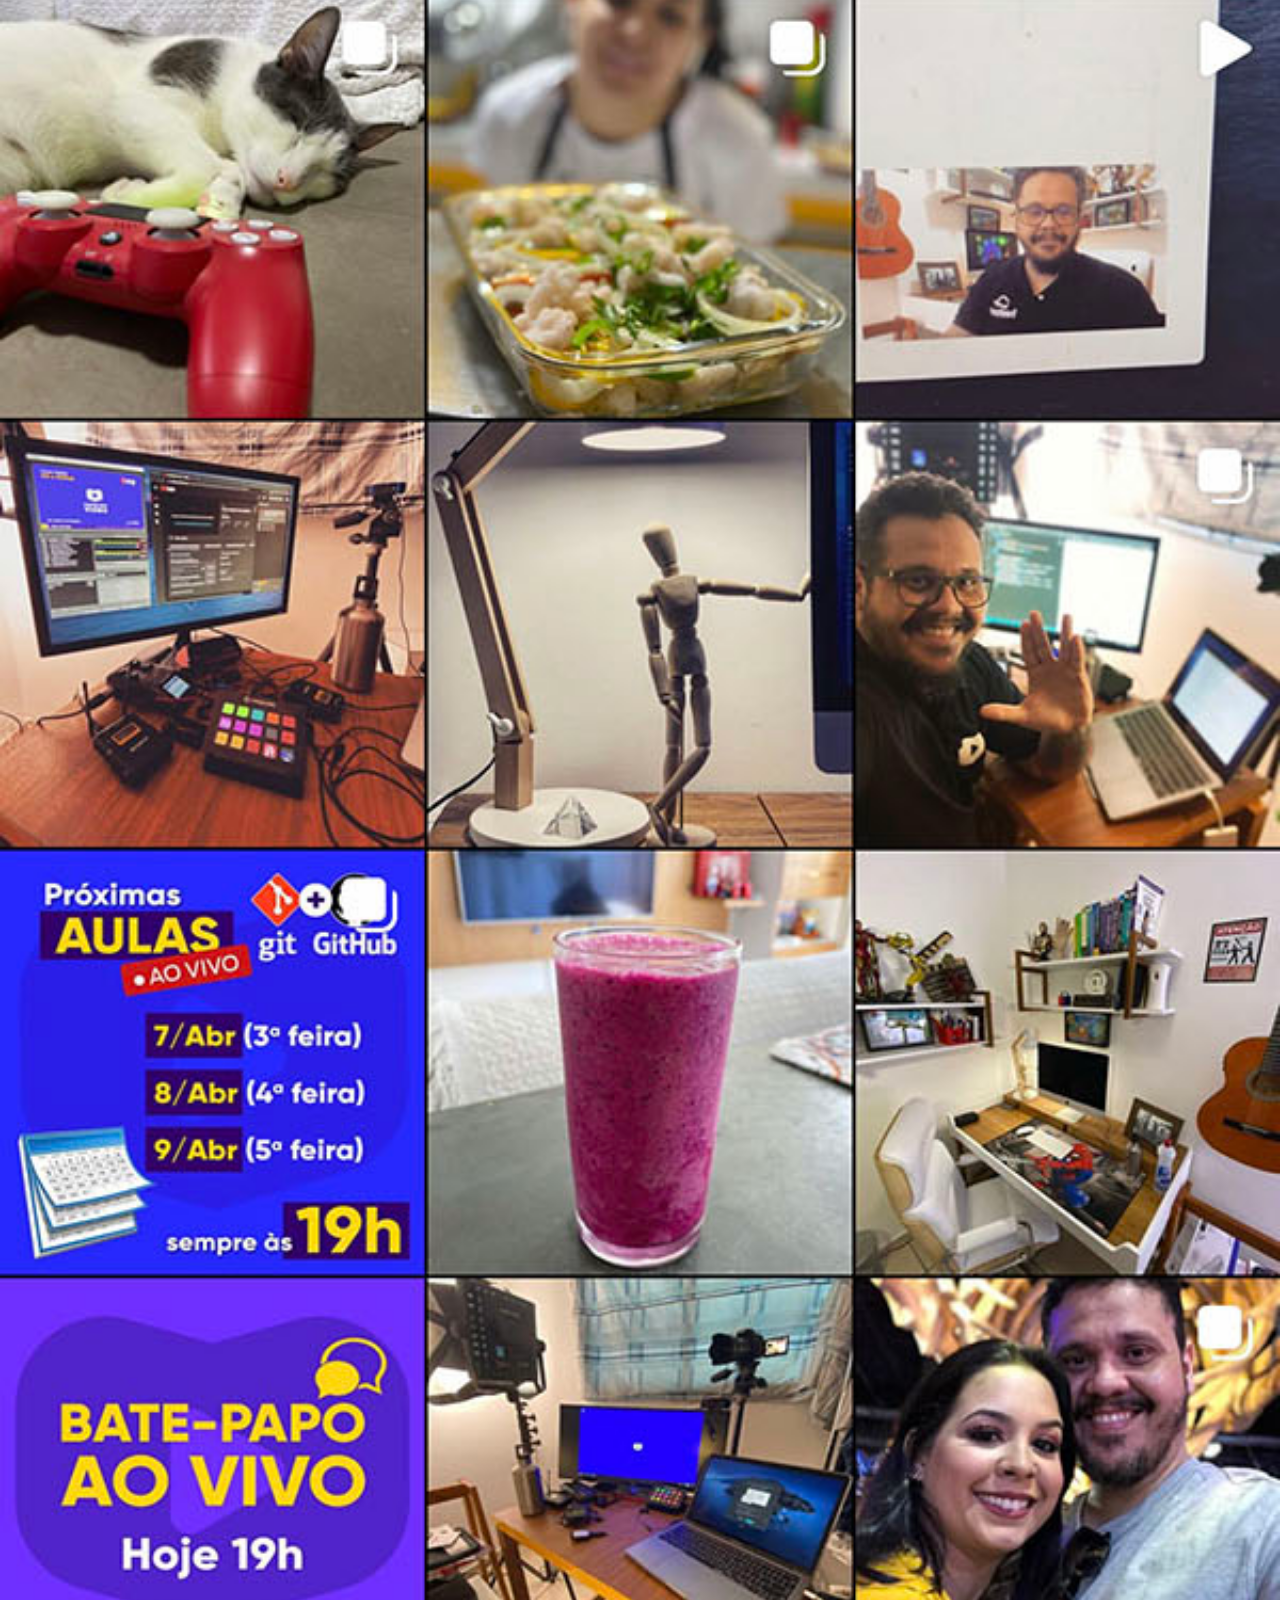
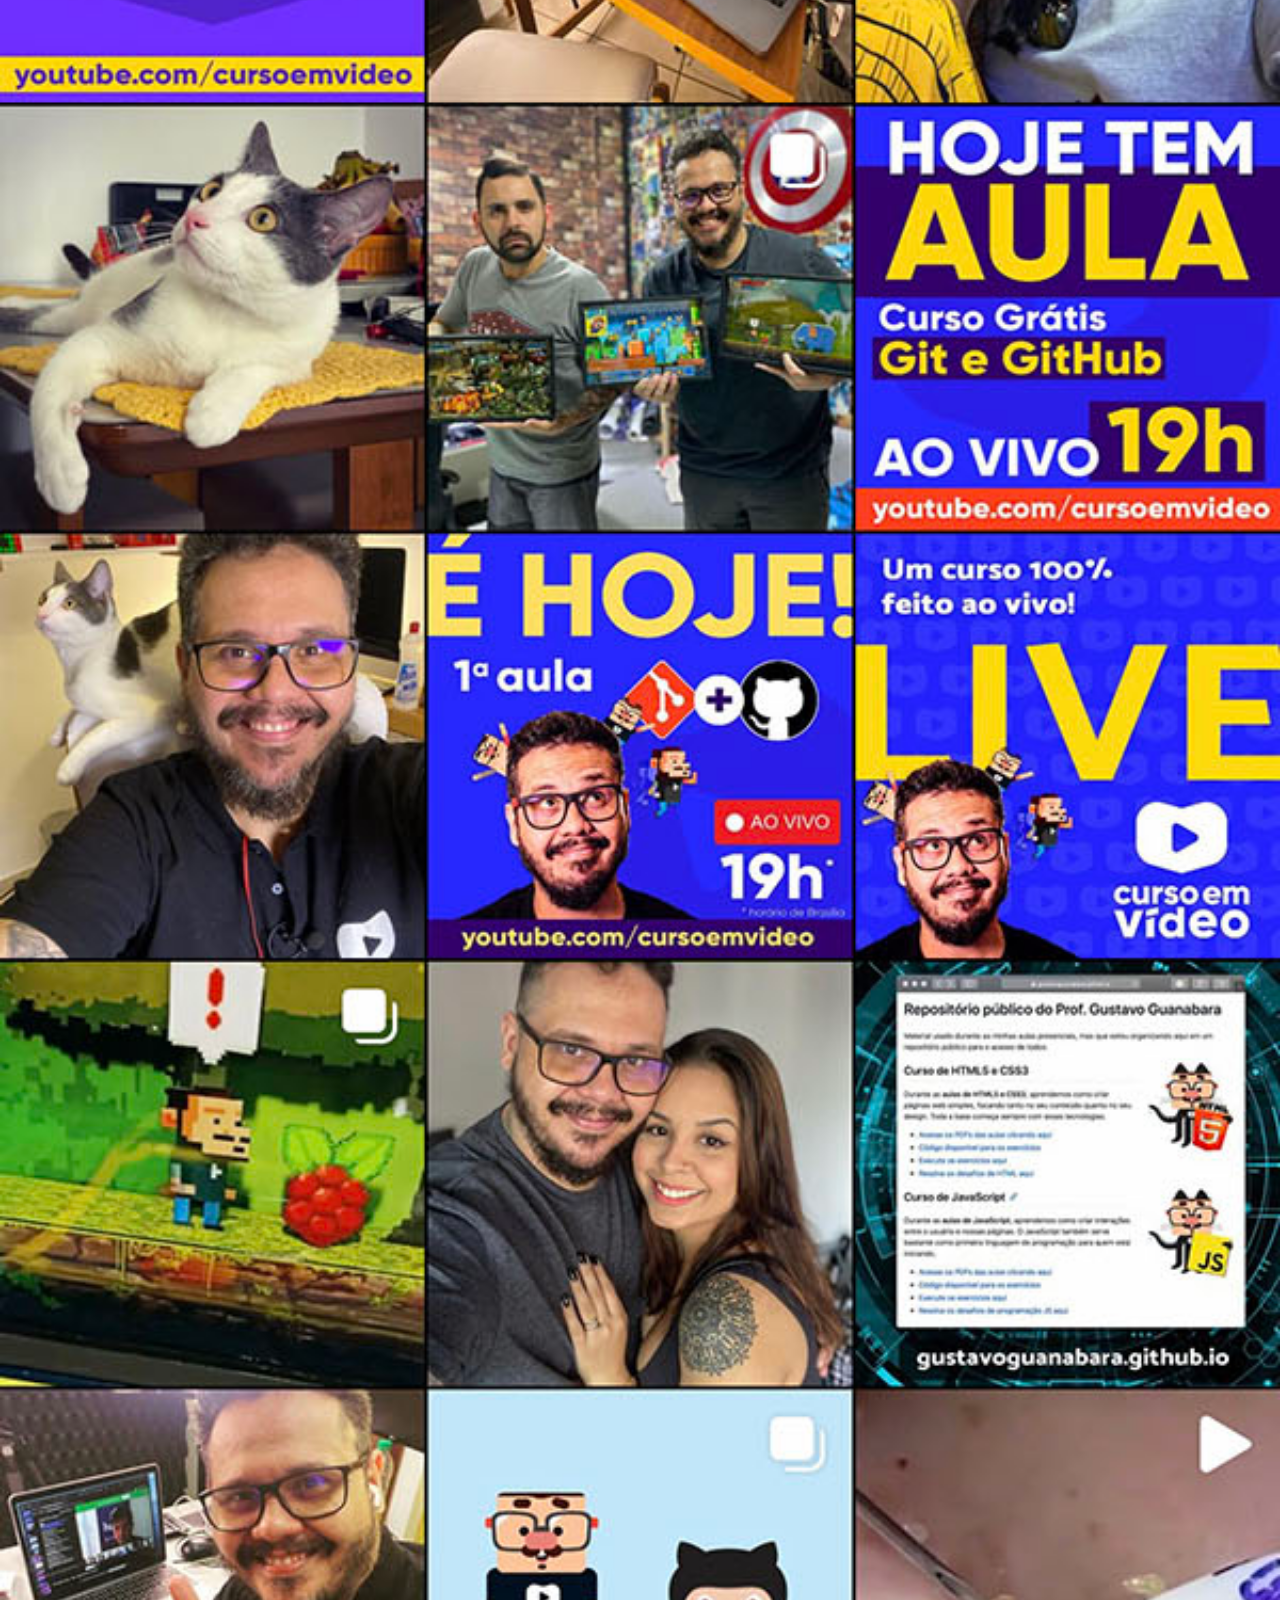
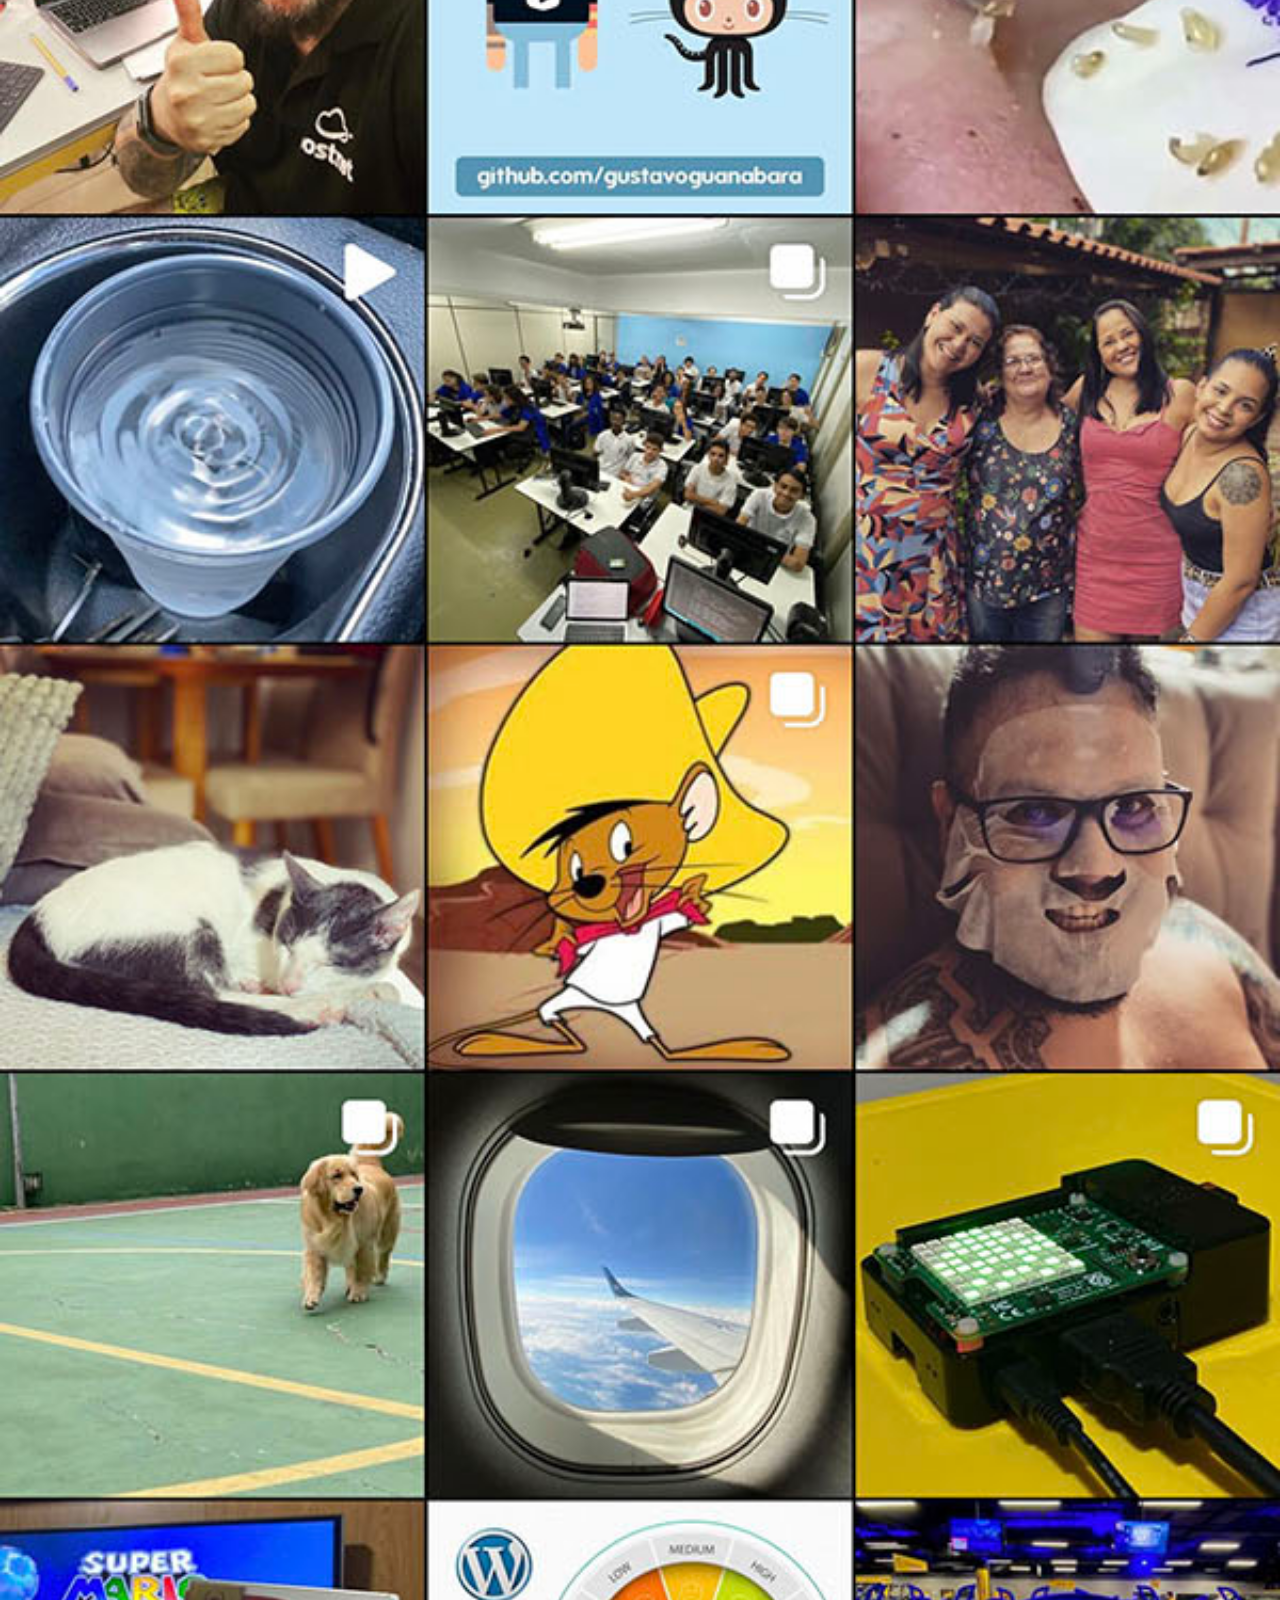
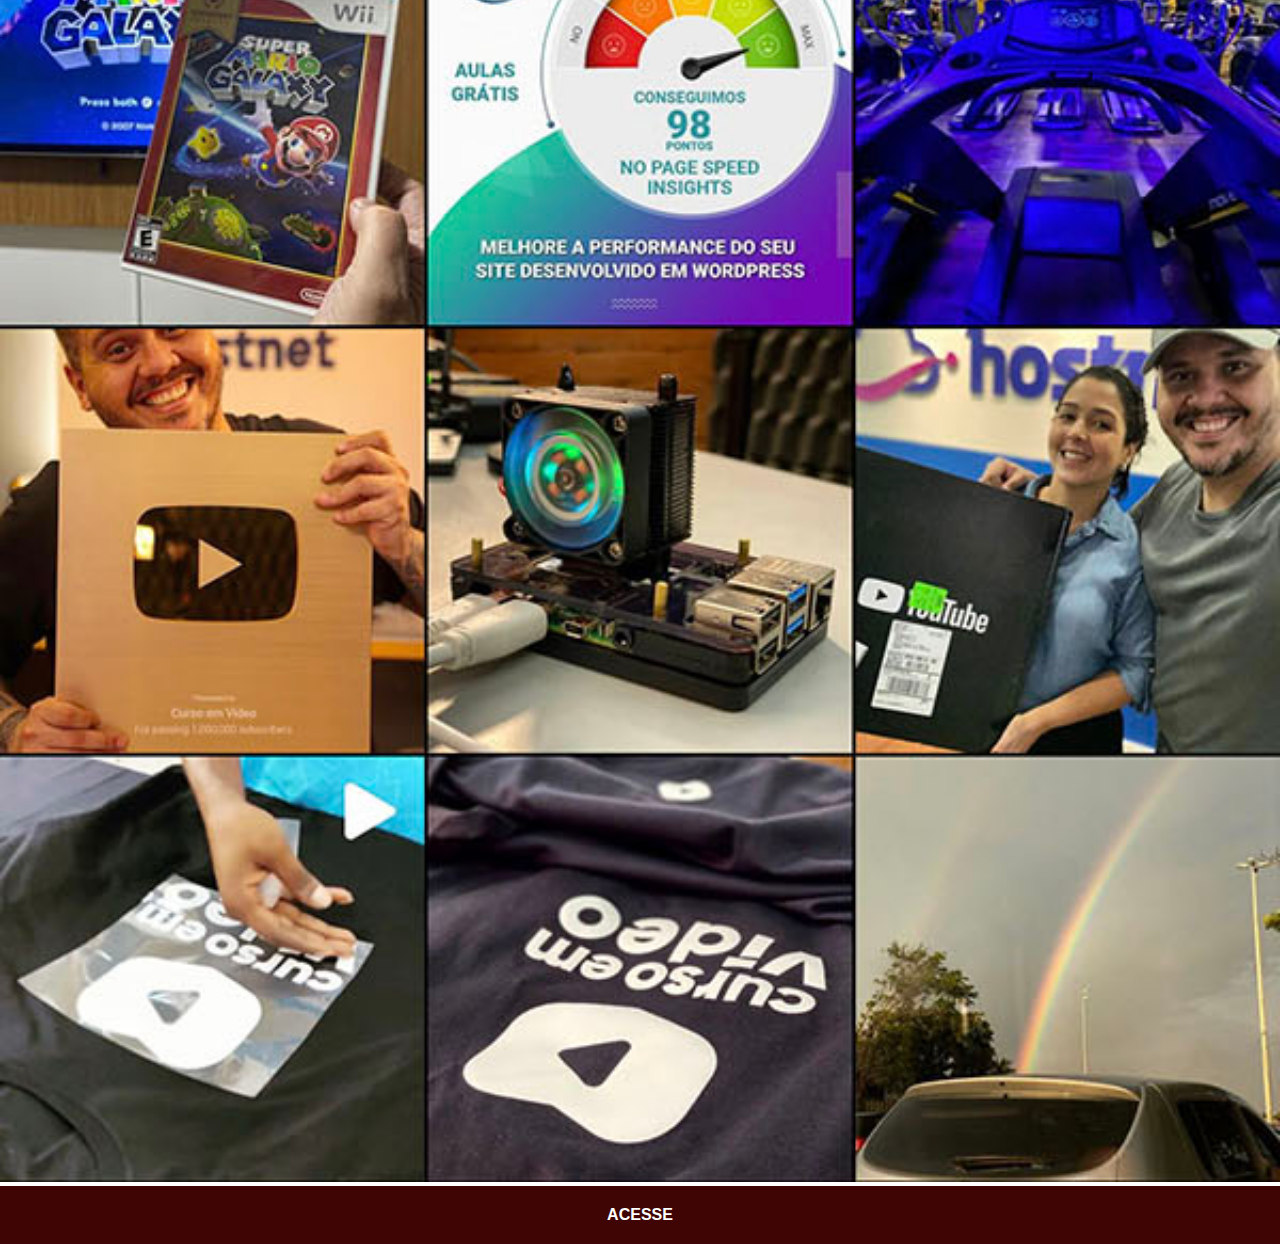
<file: instagram.html>
<!DOCTYPE html>
<html lang="pt-br">
<head>
    <meta charset="UTF-8">
    <meta name="viewport" content="width=device-width, initial-scale=1.0">
    <title>Instagram</title>
    <link rel="stylesheet" href="estilos/social.css">
</head>
<body>
    <img src="imagens/tela-instagram.jpg" alt="Instagram">
    <a href="https://www.instagram.com/gustavoguanabara" target="_blank">ACESSE</a>
    
</body>
</html>
</file>
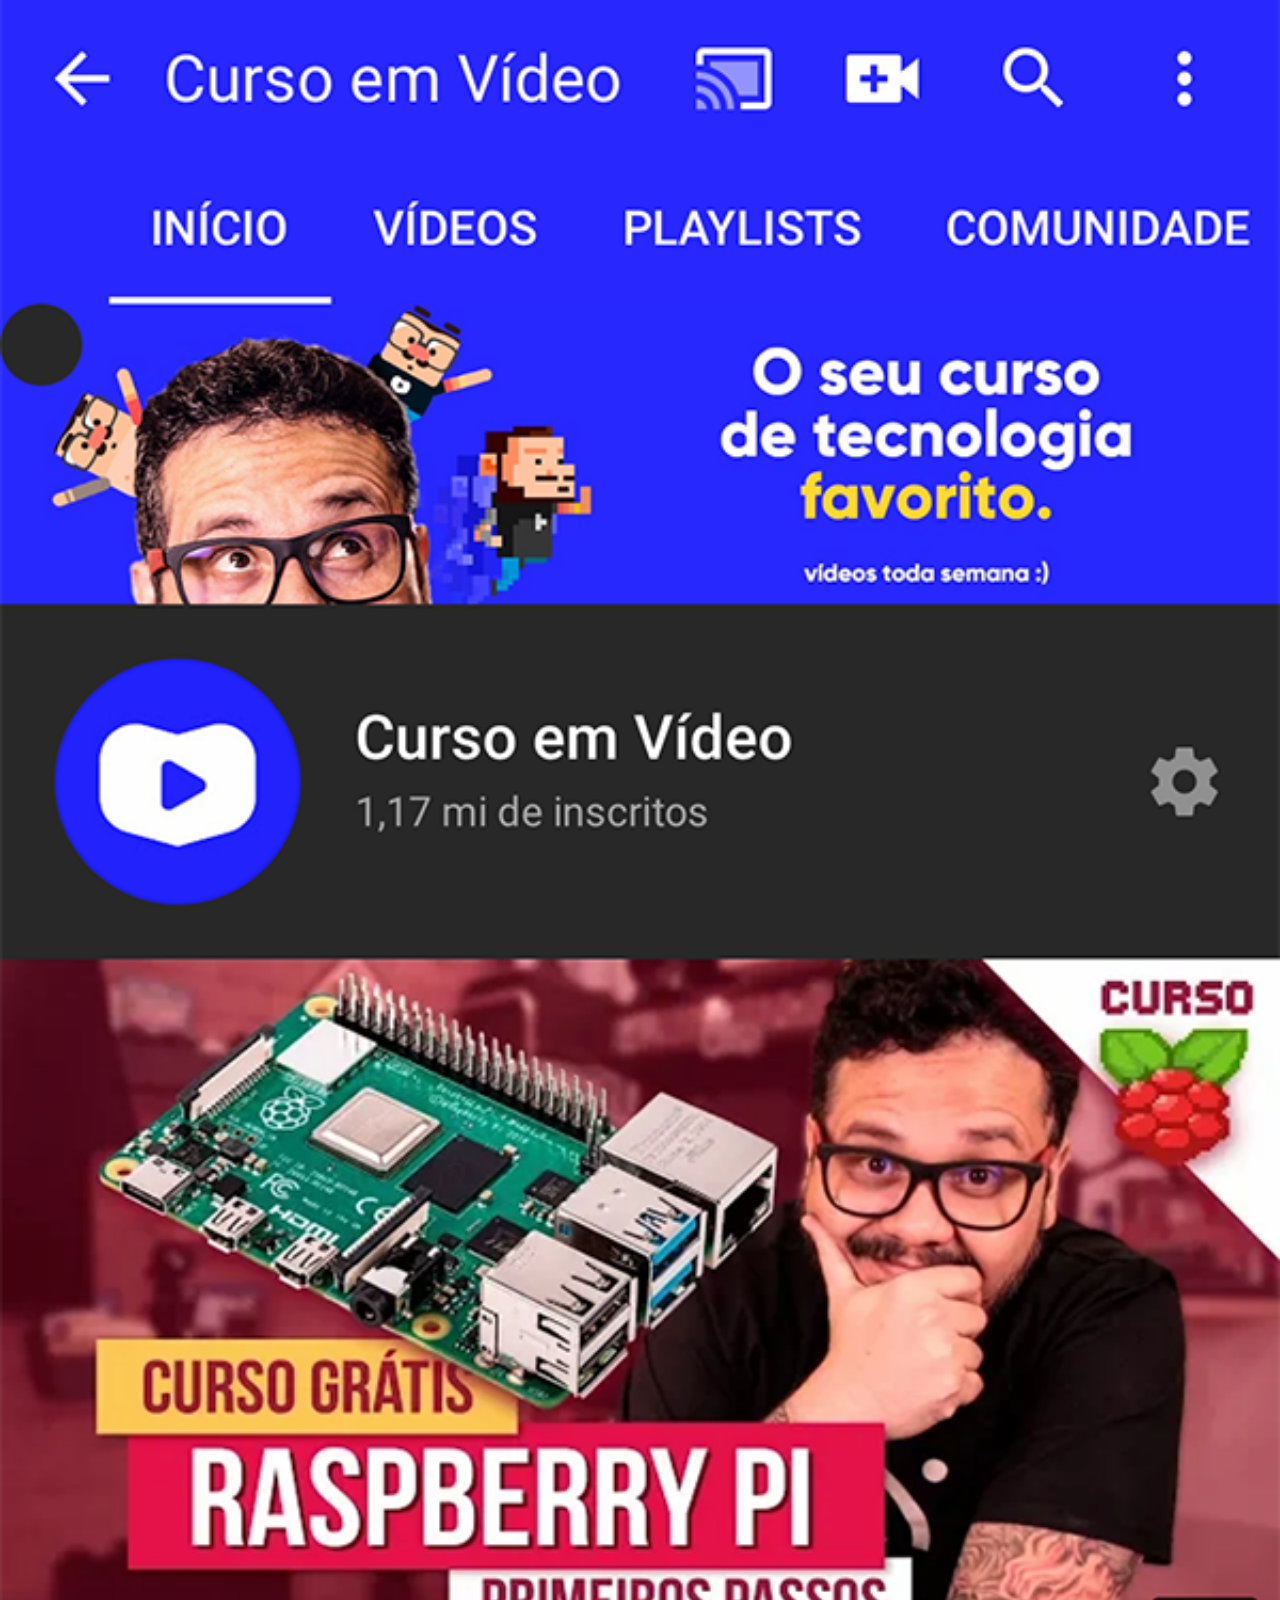
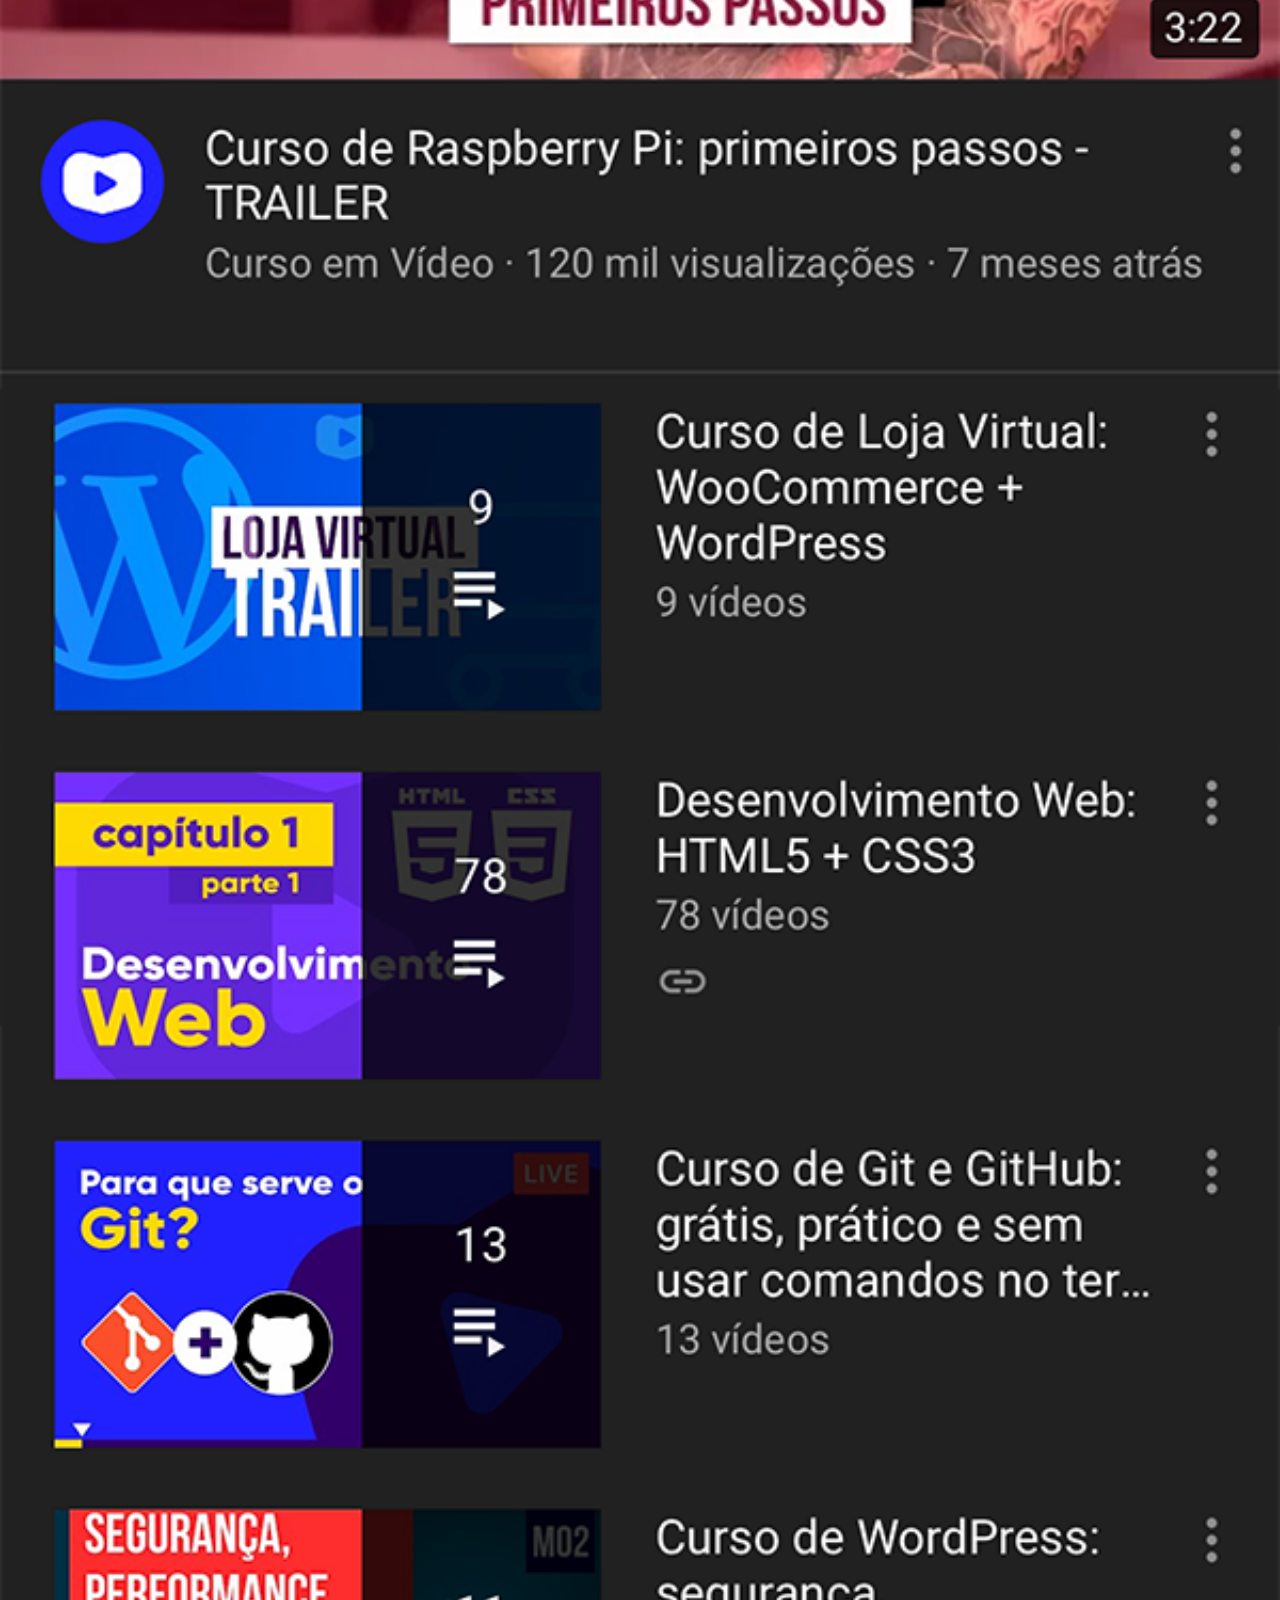
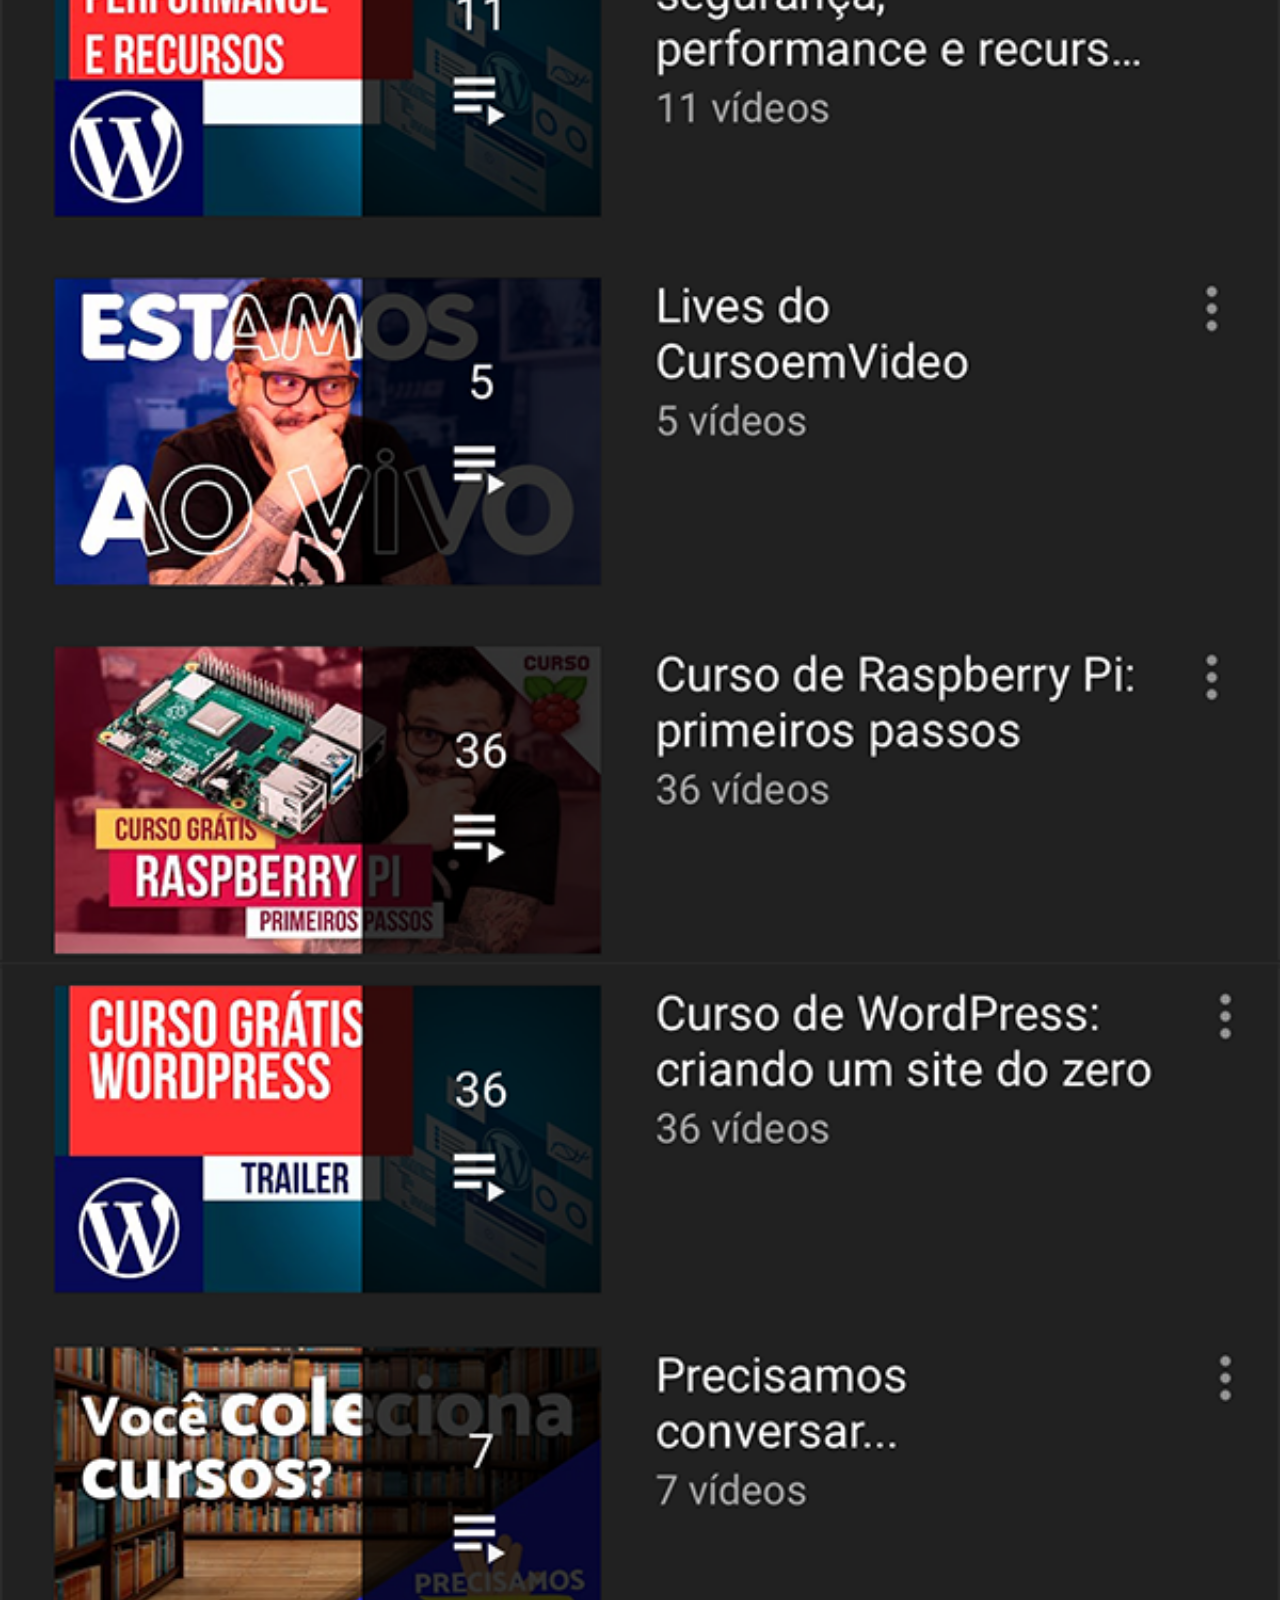
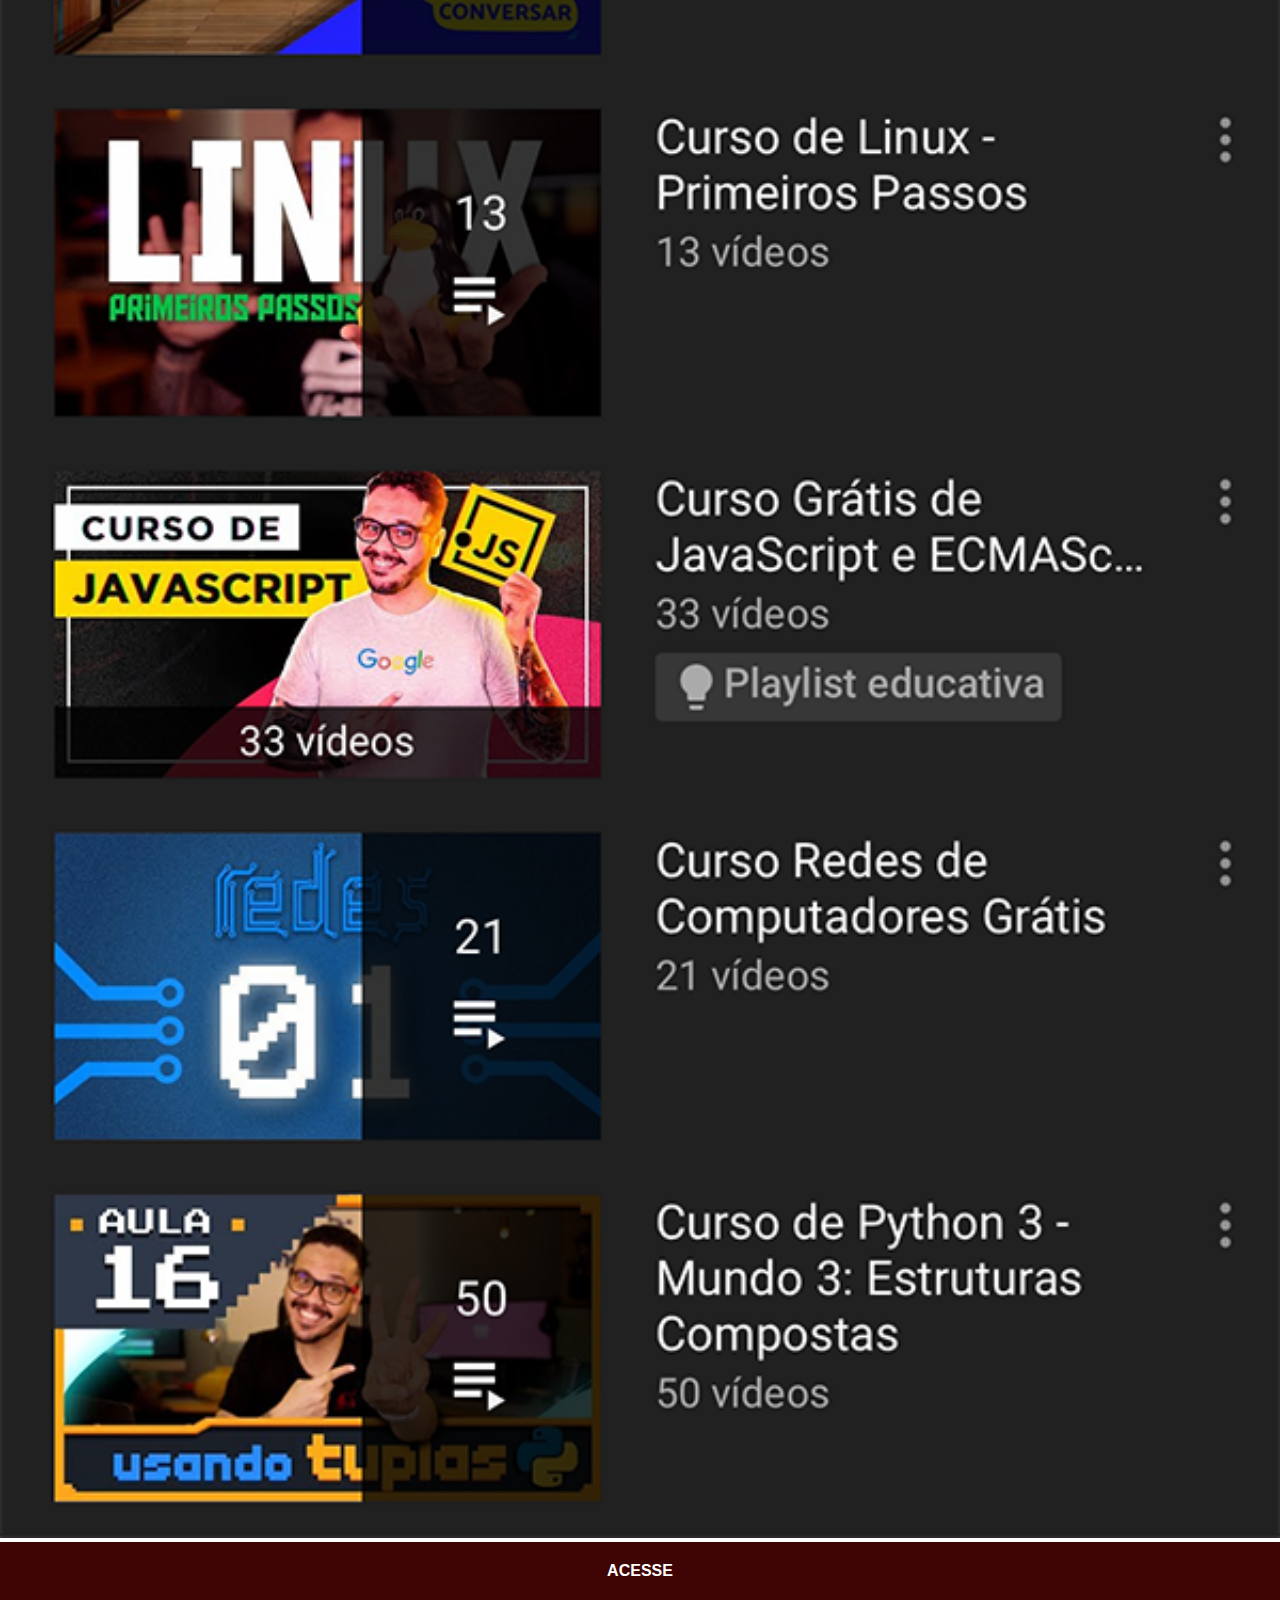
<file: youtube.html>
<!DOCTYPE html>
<html lang="pt-br">
<head>
    <meta charset="UTF-8">
    <meta name="viewport" content="width=device-width, initial-scale=1.0">
    <title>YouTube</title>
    <link rel="stylesheet" href="estilos/social.css">
</head>
<body>
    <img src="imagens/tela-youtube.png" alt="YouTube">
    <a href="https://www.youtube.com/cursoemvideo" target="_blank">ACESSE</a>
    
</body>
</html>
</file>
<file: estilos/style.css>
@charset "UTF-8";

* {
    margin: 0px;
    padding: 0px;
    font-family: Arial, Helvetica, sans-serif;
}

html, body {
    height: 100vh;
    width: 100vw;
}

body {
    background: url(../imagens/fundo-madeira.jpg) no-repeat top center;
    background-size: cover;
    background-attachment: fixed;
    
}

main {
    height: 100vh;
    position: relative;
}

section#telefone {
    position: absolute;
    top: 50%;
    left: 50%;
    transform: translate(-50%, -50%);


    height: 627px;
    width: 311px;
    background: url(../imagens/frame-iphone.png) no-repeat;
}

iframe#tela {
    position: relative;
    top: 80px;
    left: 22px;
    width: 264px;
    height: 471px;
}

section#redes-sociais {
    text-align: left;
}

section#redes-sociais img {
    width: 30px;
    margin: 7px;
    border-radius: 50%;
    box-shadow: 2px 2px 5px rgba(0, 0, 0, 0.386);
    box-sizing: border-box;
}

section#redes-sociais img:hover {
    border: 2px solid rgba(0, 0, 0, 0.5);
    transform: translate(-3px, -3px);
    transition: transform .3s;
}
</file>
<file: estilos/social.css>
@charset "ütf-8";

* {
    margin: 0px;
    padding: 0px;
    font-family: Arial, Helvetica, sans-serif;
}

::-webkit-scrollbar {
    width: 0px;
    height: 0px;

}


img{
    width: 100vw;

}

a  {
    display: block;
    background-color: rgb(63, 5, 5);
    color: white;
    padding: 20px;
    text-align: center;
    font-weight: bolder;
    text-decoration: none;

}

a:hover {
    background-color: rgb(161, 0, 0);
}
</file>
